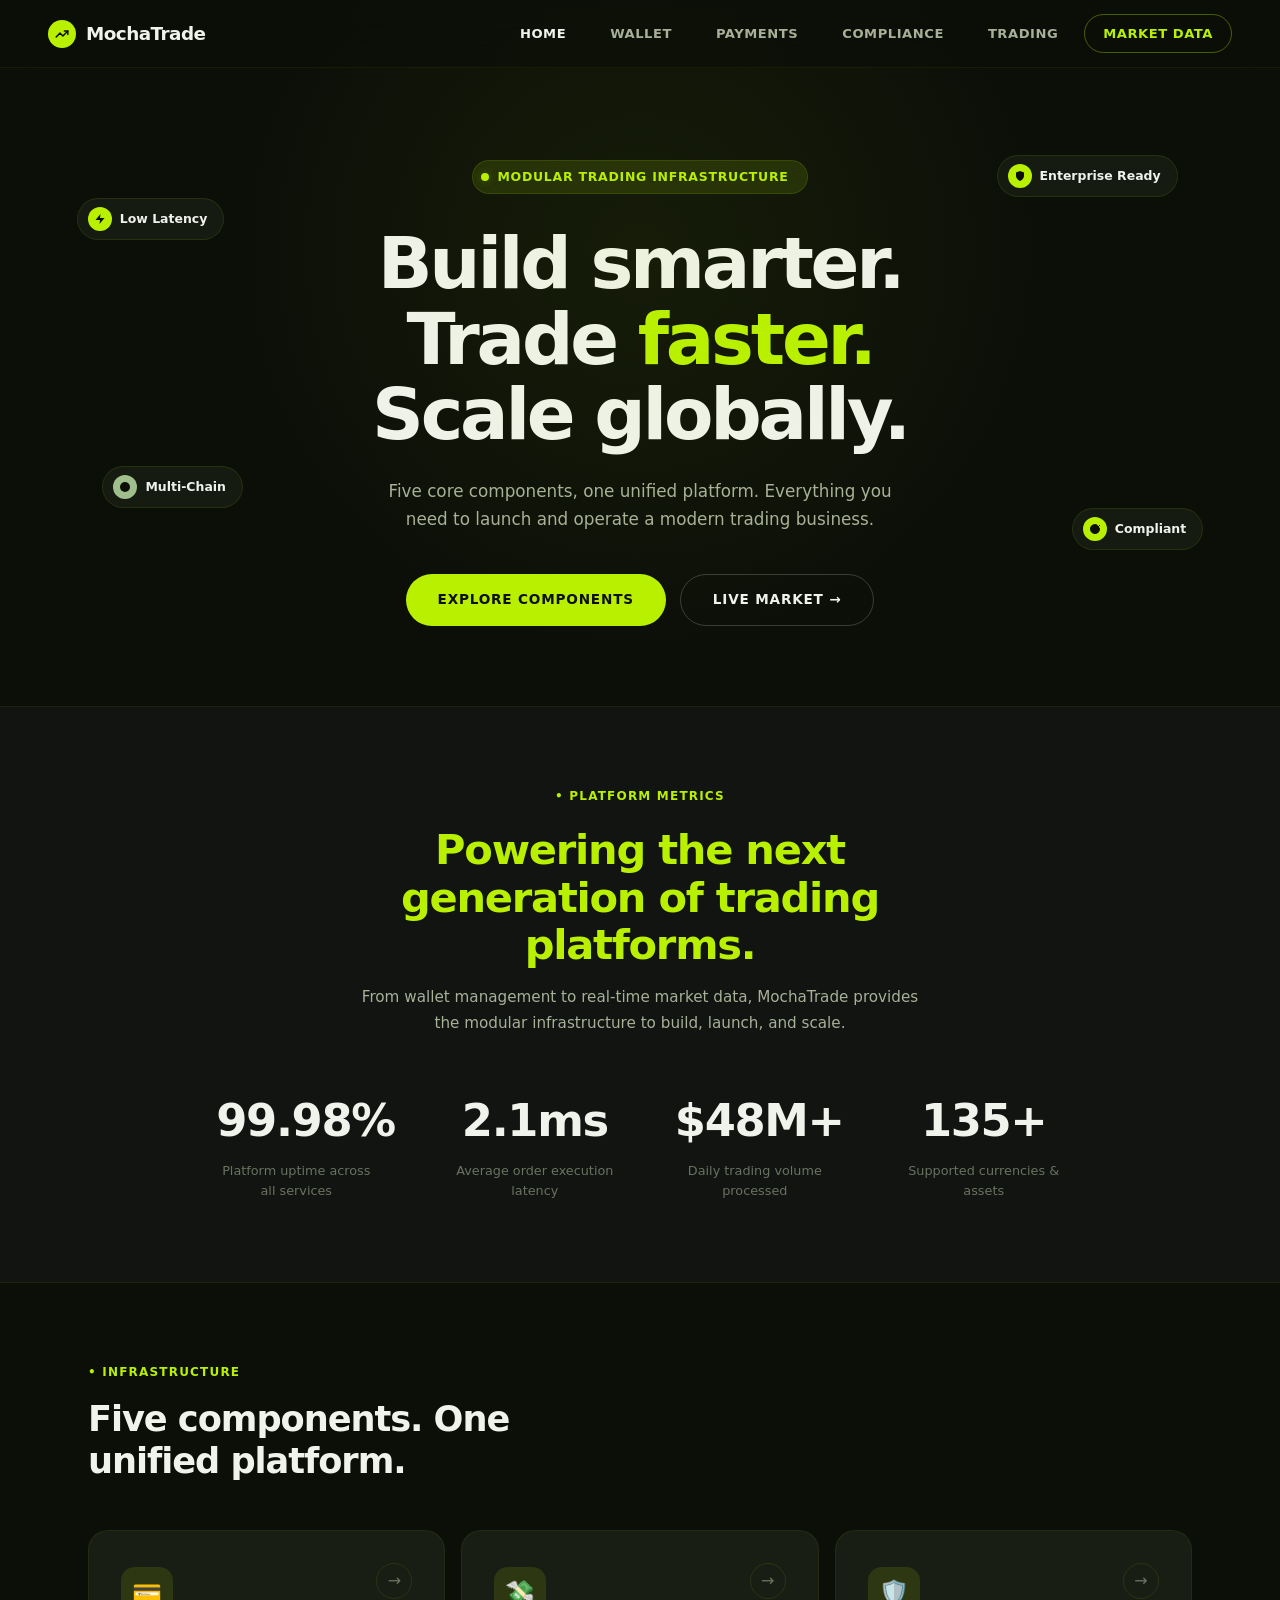
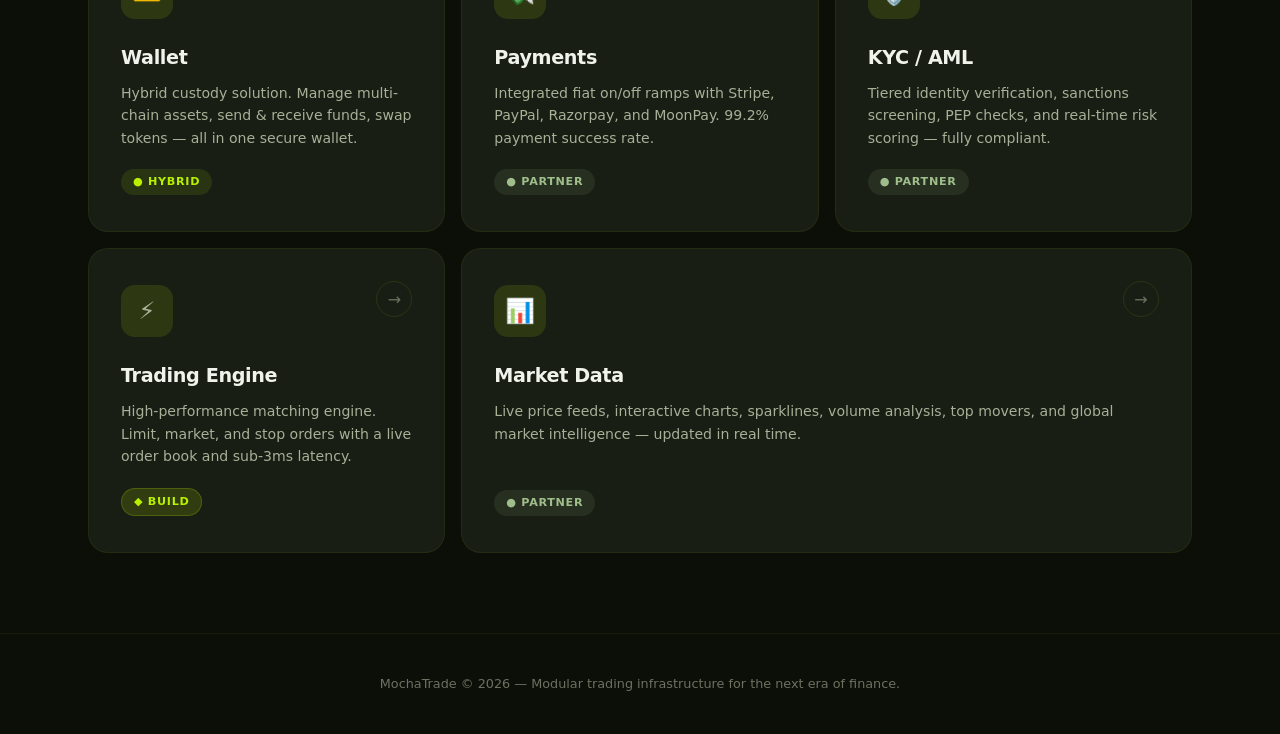
<file: index.html>
<!DOCTYPE html>
<html lang="en">
<head>
    <meta charset="UTF-8">
    <meta name="viewport" content="width=device-width, initial-scale=1.0">
    <title>MochaTrade — Infrastructure</title>
    <link rel="stylesheet" href="css/styles.css">
    <style>
        /* ── Hero ── */
        .hero {
            position: relative;
            padding: 160px 48px 80px;
            text-align: center;
            overflow: hidden;
        }
        .hero::before {
            content: '';
            position: absolute; top: -200px; left: 50%; transform: translateX(-50%);
            width: 900px; height: 900px;
            background: radial-gradient(circle, rgba(184, 240, 0, 0.06) 0%, transparent 65%);
            pointer-events: none;
        }
        .hero-eyebrow {
            display: inline-flex; align-items: center; gap: 8px;
            padding: 6px 18px 6px 8px;
            border-radius: 100px;
            background: var(--green-dim);
            border: 1px solid rgba(184, 240, 0, 0.12);
            font-size: 0.78rem; font-weight: 700; color: var(--green);
            letter-spacing: 0.06em; text-transform: uppercase;
            margin-bottom: 32px;
        }
        .hero-eyebrow .dot {
            width: 8px; height: 8px; border-radius: 50%;
            background: var(--green);
            box-shadow: 0 0 10px var(--green-glow);
        }
        .hero h1 {
            font-size: clamp(2.8rem, 6vw, 4.5rem);
            font-weight: 800; letter-spacing: -0.045em;
            line-height: 1.05; color: var(--text-primary);
            max-width: 820px; margin: 0 auto 24px;
        }
        .hero h1 .accent { color: var(--green); }
        .hero-sub {
            font-size: 1.05rem; line-height: 1.7;
            max-width: 520px; margin: 0 auto 40px;
            color: var(--text-secondary);
        }
        .hero-actions {
            display: flex; gap: 14px; justify-content: center; flex-wrap: wrap;
        }
        .btn-hero {
            padding: 14px 32px; border-radius: 100px;
            font-size: 0.85rem; font-weight: 700; cursor: pointer;
            text-transform: uppercase; letter-spacing: 0.06em;
            text-decoration: none; transition: 0.25s;
            display: inline-flex; align-items: center; gap: 8px;
            font-family: inherit; border: none;
        }
        .btn-hero-primary { background: var(--green); color: #0c0f08; }
        .btn-hero-primary:hover { filter: brightness(1.1); box-shadow: 0 0 30px var(--green-glow); }
        .btn-hero-outline {
            background: transparent; color: var(--text-primary);
            border: 1.5px solid rgba(240, 242, 236, 0.2);
        }
        .btn-hero-outline:hover { border-color: rgba(240, 242, 236, 0.5); }

        /* ── Floating Badges ── */
        .floating-badges { position: absolute; inset: 0; pointer-events: none; }
        .fbadge {
            position: absolute;
            padding: 8px 16px 8px 10px; border-radius: 100px;
            background: rgba(25, 30, 20, 0.85);
            backdrop-filter: blur(12px);
            border: 1px solid rgba(184, 240, 0, 0.1);
            display: flex; align-items: center; gap: 8px;
            font-size: 0.78rem; font-weight: 600; color: var(--text-primary);
            white-space: nowrap;
            animation: float 6s ease-in-out infinite;
        }
        .fbadge .icon {
            width: 24px; height: 24px; border-radius: 50%;
            display: grid; place-items: center; font-size: 0.7rem;
        }
        .fbadge:nth-child(1) { top: 28%; left: 6%; animation-delay: 0s; }
        .fbadge:nth-child(2) { top: 22%; right: 8%; animation-delay: 1.5s; }
        .fbadge:nth-child(3) { bottom: 28%; left: 8%; animation-delay: 3s; }
        .fbadge:nth-child(4) { bottom: 22%; right: 6%; animation-delay: 0.8s; }
        @keyframes float {
            0%, 100% { transform: translateY(0); }
            50% { transform: translateY(-10px); }
        }

        /* ── Stats Section ── */
        .stats-section {
            padding: 80px 48px; text-align: center;
            background: var(--bg-secondary);
            border-top: 1px solid rgba(184, 240, 0, 0.06);
            border-bottom: 1px solid rgba(184, 240, 0, 0.06);
        }
        .stats-eyebrow {
            font-size: 0.75rem; font-weight: 700;
            letter-spacing: 0.1em; text-transform: uppercase;
            color: var(--green); margin-bottom: 20px;
        }
        .stats-eyebrow::before { content: '• '; }
        .stats-heading {
            font-size: clamp(1.8rem, 4vw, 2.6rem);
            font-weight: 800; color: var(--green);
            letter-spacing: -0.03em; line-height: 1.15;
            max-width: 600px; margin: 0 auto 16px;
        }
        .stats-desc {
            max-width: 560px; margin: 0 auto 48px;
            font-size: 0.95rem; line-height: 1.7;
        }
        .stats-grid {
            display: flex; justify-content: center; gap: 60px; flex-wrap: wrap;
        }
        .stat-block { text-align: center; }
        .stat-num {
            font-size: 2.8rem; font-weight: 800;
            color: var(--text-primary); letter-spacing: -0.03em;
        }
        .stat-desc {
            font-size: 0.8rem; color: var(--text-muted); margin-top: 4px; max-width: 160px;
        }

        /* ── Cards Section ── */
        .cards-section { padding: 80px 48px; max-width: 1200px; margin: 0 auto; }
        .cards-header { margin-bottom: 48px; }
        .cards-header .eyebrow {
            font-size: 0.75rem; font-weight: 700;
            letter-spacing: 0.1em; text-transform: uppercase;
            color: var(--green); margin-bottom: 16px;
        }
        .cards-header .eyebrow::before { content: '• '; }
        .cards-header h2 {
            font-size: clamp(1.6rem, 3.5vw, 2.2rem);
            font-weight: 800; color: var(--text-primary);
            letter-spacing: -0.03em; line-height: 1.2; max-width: 480px;
        }
        .cards-grid {
            display: grid;
            grid-template-columns: repeat(3, 1fr);
            gap: 16px;
        }
        .ccard {
            position: relative; display: flex; flex-direction: column;
            padding: 36px 32px; min-height: 220px;
            background: var(--bg-card);
            border: 1px solid rgba(184, 240, 0, 0.06);
            border-radius: 20px;
            text-decoration: none; color: inherit;
            transition: all 0.35s cubic-bezier(0.4, 0, 0.2, 1);
            overflow: hidden;
        }
        .ccard::before {
            content: ''; position: absolute; top: 0; left: 0; right: 0;
            height: 3px; background: var(--green);
            transform: scaleX(0); transform-origin: left;
            transition: transform 0.4s cubic-bezier(0.4, 0, 0.2, 1);
        }
        .ccard:hover::before { transform: scaleX(1); }
        .ccard:hover {
            background: var(--bg-card-hover);
            border-color: rgba(184, 240, 0, 0.15);
            transform: translateY(-4px);
            box-shadow: 0 20px 60px rgba(0,0,0,0.3), 0 0 40px rgba(184, 240, 0, 0.04);
        }
        .ccard:nth-child(4) { grid-column: 1 / 2; }
        .ccard:nth-child(5) { grid-column: 2 / 4; }
        .ccard-icon {
            width: 52px; height: 52px; border-radius: 14px;
            display: grid; place-items: center;
            font-size: 1.5rem; margin-bottom: 24px;
            background: var(--green-dim);
        }
        .ccard-title {
            font-size: 1.2rem; font-weight: 700;
            color: var(--text-primary); letter-spacing: -0.02em; margin-bottom: 8px;
        }
        .ccard-desc { font-size: 0.88rem; color: var(--text-secondary); line-height: 1.6; flex: 1; }
        .ccard-tag {
            display: inline-flex; align-items: center; gap: 5px;
            margin-top: 20px; padding: 4px 12px;
            border-radius: 100px; font-size: 0.7rem; font-weight: 700;
            letter-spacing: 0.06em; text-transform: uppercase;
        }
        .tag-hybrid { background: rgba(184, 240, 0, 0.1); color: var(--green); }
        .tag-partner { background: rgba(160, 190, 140, 0.1); color: #a0be8c; }
        .tag-build { background: rgba(184, 240, 0, 0.15); color: var(--green); border: 1px solid rgba(184, 240, 0, 0.2); }
        .ccard-arrow {
            position: absolute; top: 32px; right: 32px;
            width: 36px; height: 36px; border-radius: 50%;
            border: 1px solid rgba(184, 240, 0, 0.1);
            display: grid; place-items: center;
            color: var(--text-muted); font-size: 1rem; transition: 0.3s;
        }
        .ccard:hover .ccard-arrow {
            background: var(--green); color: #0c0f08; border-color: var(--green);
        }

        /* ── Footer ── */
        .footer {
            padding: 40px 48px; text-align: center;
            border-top: 1px solid rgba(184, 240, 0, 0.06);
            color: var(--text-muted); font-size: 0.8rem;
        }

        /* ── Responsive ── */
        @media (max-width: 1024px) {
            .cards-grid { grid-template-columns: repeat(2, 1fr); }
            .ccard:nth-child(4), .ccard:nth-child(5) { grid-column: auto; }
            .floating-badges { display: none; }
        }
        @media (max-width: 768px) {
            .hero { padding: 130px 24px 60px; }
            .hero h1 { font-size: 2.2rem; }
            .stats-section, .cards-section { padding: 60px 24px; }
            .stats-grid { gap: 32px; }
            .cards-grid { grid-template-columns: 1fr; }
            .stat-num { font-size: 2.2rem; }
            .footer { padding: 32px 24px; }
        }
        @media (max-width: 480px) {
            .hero h1 { font-size: 1.85rem; }
            .hero-actions { flex-direction: column; align-items: center; }
            .btn-hero { width: 100%; justify-content: center; max-width: 280px; }
        }
    </style>
</head>
<body>
    <nav class="nav">
        <a href="index.html" class="nav-brand">
            <div class="nav-brand-dot">
                <svg viewBox="0 0 24 24" fill="none" stroke="#0c0f08" stroke-width="2.5" stroke-linecap="round" stroke-linejoin="round">
                    <polyline points="22 7 13.5 15.5 8.5 10.5 2 17"/>
                    <polyline points="16 7 22 7 22 13"/>
                </svg>
            </div>
            MochaTrade
        </a>
        <div class="nav-links" id="navLinks">
            <a href="index.html" class="active">Home</a>
            <a href="wallet.html">Wallet</a>
            <a href="payments.html">Payments</a>
            <a href="kyc.html">Compliance</a>
            <a href="trading-engine.html">Trading</a>
            <a href="market-data.html" class="nav-cta">Market Data</a>
        </div>
        <button class="nav-toggle" onclick="document.getElementById('navLinks').classList.toggle('open')">☰</button>
    </nav>

    <section class="hero">
        <div class="floating-badges">
            <div class="fbadge">
                <div class="icon" style="background: var(--green);">
                    <svg width="12" height="12" viewBox="0 0 24 24" fill="#0c0f08" stroke="none"><path d="M13 2L3 14h9l-1 8 10-12h-9l1-8z"/></svg>
                </div>
                Low Latency
            </div>
            <div class="fbadge">
                <div class="icon" style="background: var(--green);">
                    <svg width="12" height="12" viewBox="0 0 24 24" fill="#0c0f08" stroke="none"><path d="M12 22s8-4 8-10V5l-8-3-8 3v7c0 6 8 10 8 10z"/></svg>
                </div>
                Enterprise Ready
            </div>
            <div class="fbadge">
                <div class="icon" style="background:#a0be8c;">
                    <svg width="12" height="12" viewBox="0 0 24 24" fill="#0c0f08" stroke="none"><circle cx="12" cy="12" r="10"/></svg>
                </div>
                Multi-Chain
            </div>
            <div class="fbadge">
                <div class="icon" style="background: var(--green);">
                    <svg width="12" height="12" viewBox="0 0 24 24" fill="#0c0f08" stroke="none"><path d="M22 11.08V12a10 10 0 11-5.93-9.14"/><polyline points="22 4 12 14.01 9 11.01" fill="none" stroke="#0c0f08" stroke-width="2"/></svg>
                </div>
                Compliant
            </div>
        </div>

        <div class="hero-eyebrow">
            <span class="dot"></span>
            Modular Trading Infrastructure
        </div>
        <h1>Build smarter.<br>Trade <span class="accent">faster.</span><br>Scale globally.</h1>
        <p class="hero-sub">Five core components, one unified platform. Everything you need to launch and operate a modern trading business.</p>
        <div class="hero-actions">
            <a href="#components" class="btn-hero btn-hero-primary">Explore Components</a>
            <a href="market-data.html" class="btn-hero btn-hero-outline">Live Market →</a>
        </div>
    </section>

    <section class="stats-section">
        <div class="stats-eyebrow">Platform Metrics</div>
        <h2 class="stats-heading">Powering the next generation of trading platforms.</h2>
        <p class="stats-desc">From wallet management to real-time market data, MochaTrade provides the modular infrastructure to build, launch, and scale.</p>
        <div class="stats-grid">
            <div class="stat-block">
                <div class="stat-num">99.98%</div>
                <div class="stat-desc">Platform uptime across all services</div>
            </div>
            <div class="stat-block">
                <div class="stat-num">2.1ms</div>
                <div class="stat-desc">Average order execution latency</div>
            </div>
            <div class="stat-block">
                <div class="stat-num">$48M+</div>
                <div class="stat-desc">Daily trading volume processed</div>
            </div>
            <div class="stat-block">
                <div class="stat-num">135+</div>
                <div class="stat-desc">Supported currencies & assets</div>
            </div>
        </div>
    </section>

    <section class="cards-section" id="components">
        <div class="cards-header">
            <div class="eyebrow">Infrastructure</div>
            <h2>Five components. One unified platform.</h2>
        </div>
        <div class="cards-grid">
            <a href="wallet.html" class="ccard">
                <div class="ccard-arrow">→</div>
                <div class="ccard-icon">💳</div>
                <div class="ccard-title">Wallet</div>
                <div class="ccard-desc">Hybrid custody solution. Manage multi-chain assets, send & receive funds, swap tokens — all in one secure wallet.</div>
                <div><span class="ccard-tag tag-hybrid">● Hybrid</span></div>
            </a>
            <a href="payments.html" class="ccard">
                <div class="ccard-arrow">→</div>
                <div class="ccard-icon">💸</div>
                <div class="ccard-title">Payments</div>
                <div class="ccard-desc">Integrated fiat on/off ramps with Stripe, PayPal, Razorpay, and MoonPay. 99.2% payment success rate.</div>
                <div><span class="ccard-tag tag-partner">● Partner</span></div>
            </a>
            <a href="kyc.html" class="ccard">
                <div class="ccard-arrow">→</div>
                <div class="ccard-icon">🛡️</div>
                <div class="ccard-title">KYC / AML</div>
                <div class="ccard-desc">Tiered identity verification, sanctions screening, PEP checks, and real-time risk scoring — fully compliant.</div>
                <div><span class="ccard-tag tag-partner">● Partner</span></div>
            </a>
            <a href="trading-engine.html" class="ccard">
                <div class="ccard-arrow">→</div>
                <div class="ccard-icon">⚡</div>
                <div class="ccard-title">Trading Engine</div>
                <div class="ccard-desc">High-performance matching engine. Limit, market, and stop orders with a live order book and sub-3ms latency.</div>
                <div><span class="ccard-tag tag-build">◆ Build</span></div>
            </a>
            <a href="market-data.html" class="ccard">
                <div class="ccard-arrow">→</div>
                <div class="ccard-icon">📊</div>
                <div class="ccard-title">Market Data</div>
                <div class="ccard-desc">Live price feeds, interactive charts, sparklines, volume analysis, top movers, and global market intelligence — updated in real time.</div>
                <div><span class="ccard-tag tag-partner">● Partner</span></div>
            </a>
        </div>
    </section>

    <footer class="footer">
        <p>MochaTrade © 2026 — Modular trading infrastructure for the next era of finance.</p>
    </footer>

    <script>
        document.querySelector('a[href="#components"]')?.addEventListener('click', e => {
            e.preventDefault();
            document.getElementById('components').scrollIntoView({ behavior: 'smooth', block: 'start' });
        });
    </script>
</body>
</html>
</file>
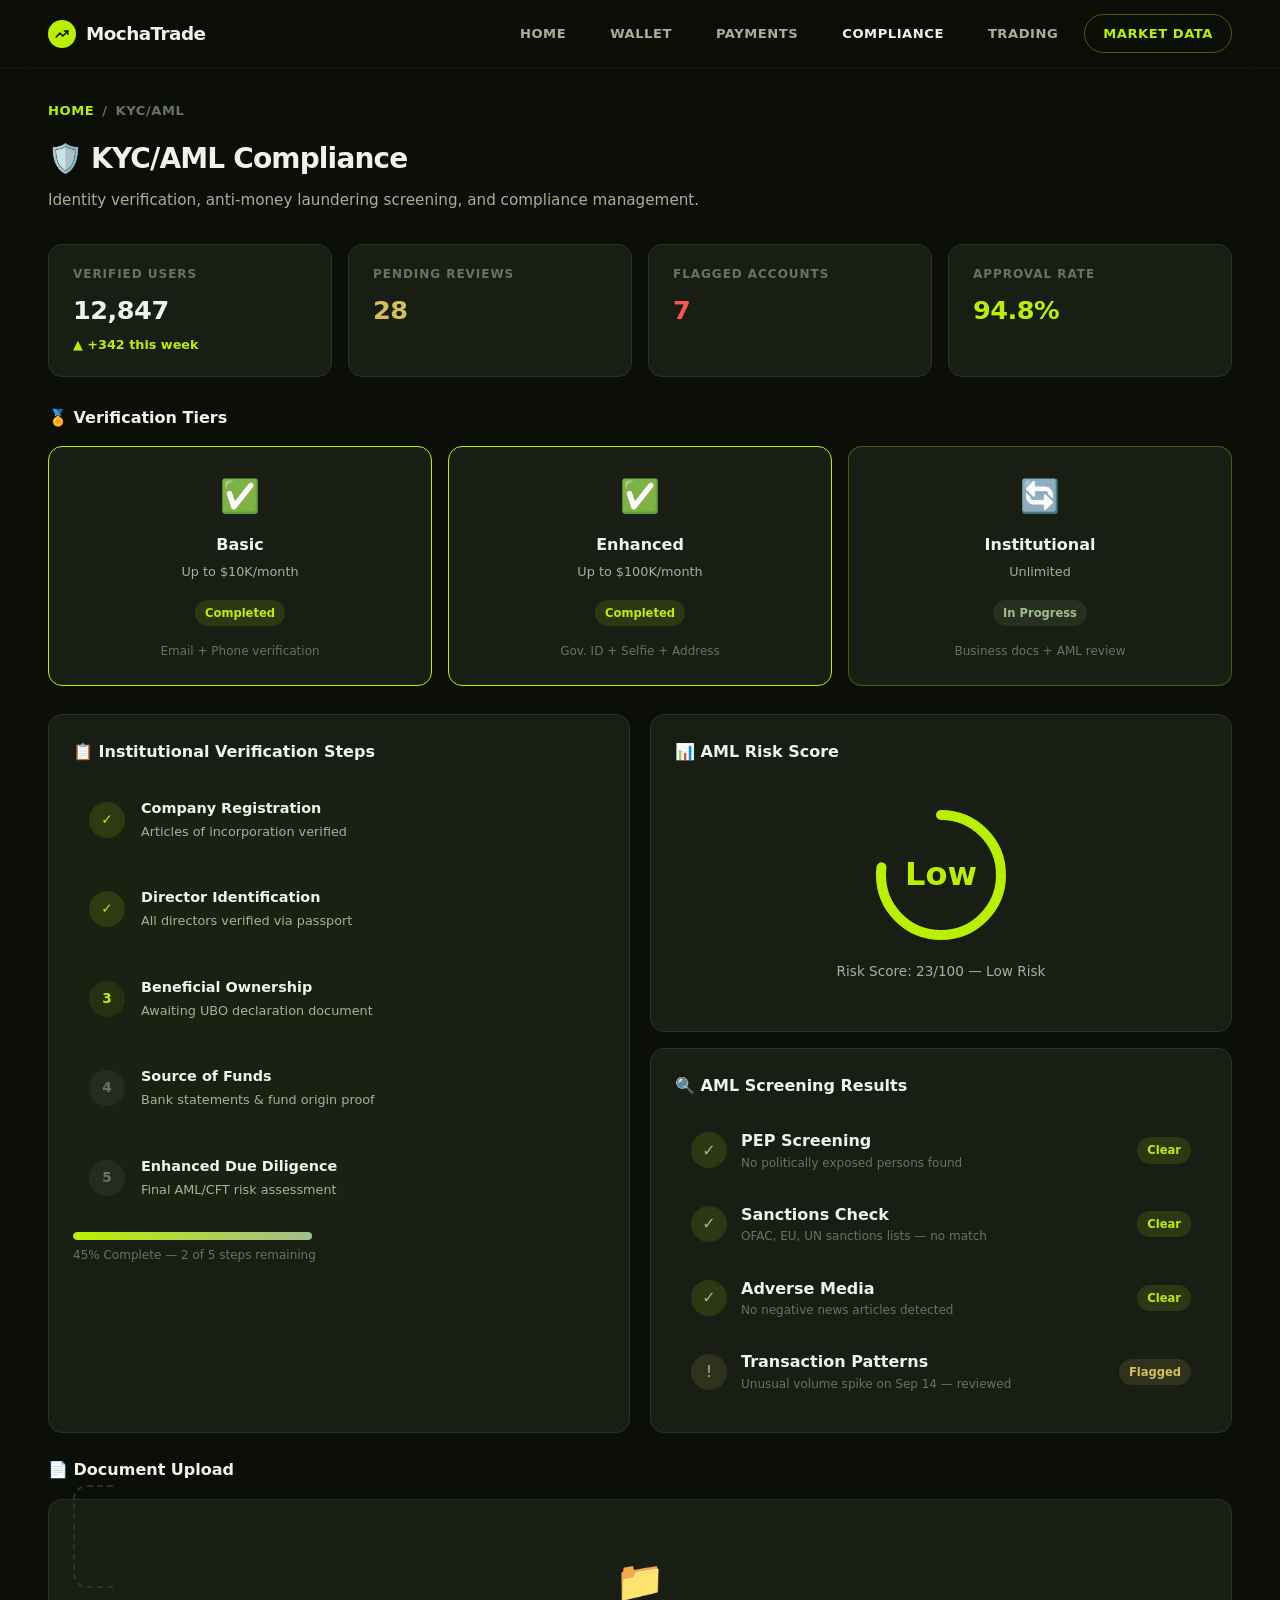
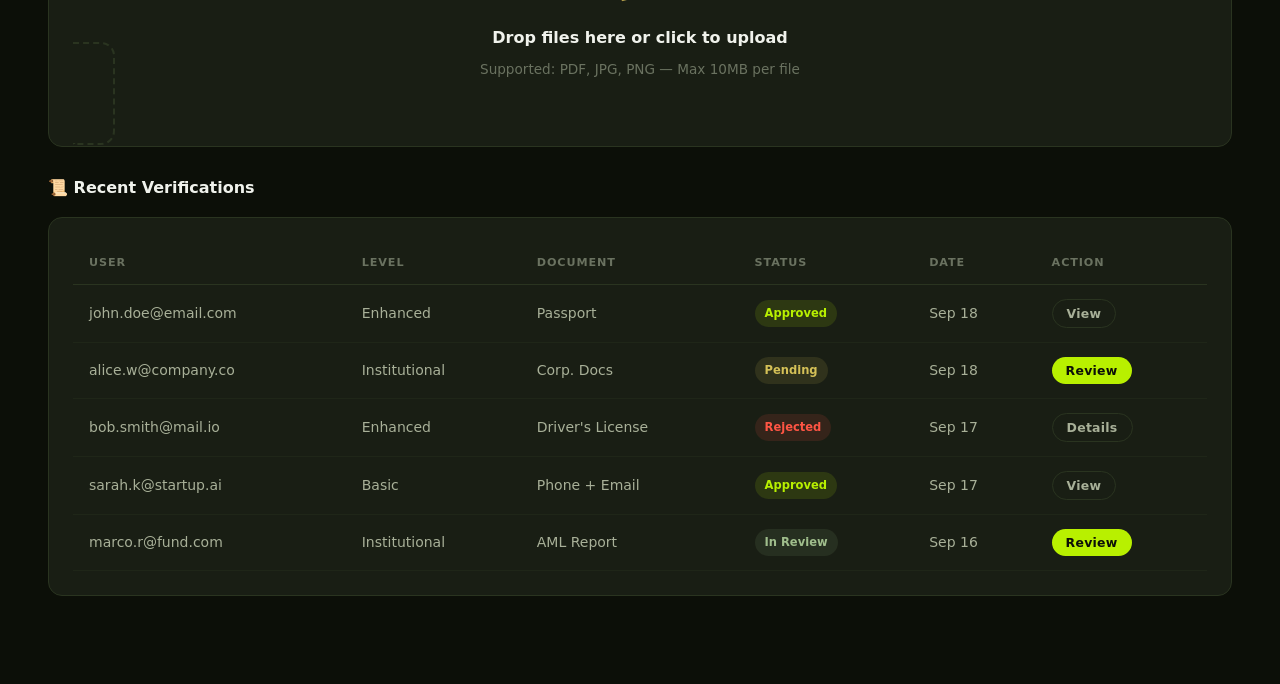
<file: kyc.html>
<!DOCTYPE html>
<html lang="en">
<head>
    <meta charset="UTF-8">
    <meta name="viewport" content="width=device-width, initial-scale=1.0">
    <title>MochaTrade — KYC/AML Compliance</title>
    <link rel="stylesheet" href="css/styles.css">
    <style>
        .risk-meter { text-align: center; padding: 24px; }
        .risk-circle {
            width: 140px; height: 140px; border-radius: 50%;
            margin: 0 auto 16px; display: grid; place-items: center; position: relative;
        }
        .risk-circle svg { position: absolute; inset: 0; transform: rotate(-90deg); }
        .risk-score { font-size: 2rem; font-weight: 800; z-index: 1; }
        .risk-label { font-size: 0.85rem; color: var(--text-secondary); }
        .verification-level {
            display: grid; grid-template-columns: repeat(auto-fit, minmax(200px, 1fr));
            gap: 16px; margin-bottom: 28px;
        }
        .level-card {
            padding: 24px; border-radius: var(--radius);
            border: 1.5px solid var(--border);
            text-align: center; transition: var(--transition);
            cursor: pointer; background: var(--bg-card);
        }
        .level-card.active { border-color: var(--green); }
        .level-card.locked { opacity: 0.6; }
        .level-icon { font-size: 2rem; margin-bottom: 10px; }
        .level-name { font-weight: 800; font-size: 1rem; margin-bottom: 4px; color: var(--text-primary); }
        .level-limit { font-size: 0.8rem; color: var(--text-secondary); }
        .doc-upload {
            border: 2px dashed var(--border);
            border-radius: var(--radius); padding: 40px;
            text-align: center; cursor: pointer; transition: var(--transition);
        }
        .doc-upload:hover { border-color: rgba(184,240,0,0.3); background: rgba(184,240,0,0.03); }
        .doc-upload input { display: none; }
        .screening-item {
            display: flex; align-items: center; gap: 14px;
            padding: 14px 16px; border-bottom: 1px solid rgba(42,52,32,0.3);
        }
        .screening-item:last-child { border-bottom: none; }
        .screening-icon {
            width: 36px; height: 36px; border-radius: 50%;
            display: grid; place-items: center; font-size: 1rem; flex-shrink: 0;
        }
        .check-ok { background: var(--accent-green-dim); }
        .check-warn { background: var(--accent-yellow-dim); }
        .check-fail { background: var(--accent-red-dim); }
    </style>
</head>
<body>
    <nav class="nav">
        <a href="index.html" class="nav-brand">
            <div class="nav-brand-dot"><svg viewBox="0 0 24 24" fill="none" stroke="#0c0f08" stroke-width="2.5" stroke-linecap="round" stroke-linejoin="round"><polyline points="22 7 13.5 15.5 8.5 10.5 2 17"/><polyline points="16 7 22 7 22 13"/></svg></div>
            MochaTrade
        </a>
        <div class="nav-links" id="navLinks">
            <a href="index.html">Home</a>
            <a href="wallet.html">Wallet</a>
            <a href="payments.html">Payments</a>
            <a href="kyc.html" class="active">Compliance</a>
            <a href="trading-engine.html">Trading</a>
            <a href="market-data.html" class="nav-cta">Market Data</a>
        </div>
        <button class="nav-toggle" onclick="document.getElementById('navLinks').classList.toggle('open')">☰</button>
    </nav>

    <div class="page-header">
        <div class="breadcrumb"><a href="index.html">Home</a> <span>/</span> <span>KYC/AML</span></div>
        <h1>🛡️ KYC/AML Compliance</h1>
        <p>Identity verification, anti-money laundering screening, and compliance management.</p>
    </div>

    <div class="main-content">
        <div class="stats-row">
            <div class="stat-card"><div class="stat-label">Verified Users</div><div class="stat-value">12,847</div><div class="stat-change up">▲ +342 this week</div></div>
            <div class="stat-card"><div class="stat-label">Pending Reviews</div><div class="stat-value" style="color:var(--accent-yellow);">28</div></div>
            <div class="stat-card"><div class="stat-label">Flagged Accounts</div><div class="stat-value text-red">7</div></div>
            <div class="stat-card"><div class="stat-label">Approval Rate</div><div class="stat-value text-green">94.8%</div></div>
        </div>

        <div class="section-title">🏅 Verification Tiers</div>
        <div class="verification-level">
            <div class="level-card active">
                <div class="level-icon">✅</div>
                <div class="level-name">Basic</div>
                <div class="level-limit">Up to $10K/month</div>
                <div class="mt-16"><span class="pill pill-green">Completed</span></div>
                <div class="text-xs text-muted mt-16">Email + Phone verification</div>
            </div>
            <div class="level-card active">
                <div class="level-icon">✅</div>
                <div class="level-name">Enhanced</div>
                <div class="level-limit">Up to $100K/month</div>
                <div class="mt-16"><span class="pill pill-green">Completed</span></div>
                <div class="text-xs text-muted mt-16">Gov. ID + Selfie + Address</div>
            </div>
            <div class="level-card" style="border-color: rgba(184,240,0,0.3);">
                <div class="level-icon">🔄</div>
                <div class="level-name">Institutional</div>
                <div class="level-limit">Unlimited</div>
                <div class="mt-16"><span class="pill pill-blue">In Progress</span></div>
                <div class="text-xs text-muted mt-16">Business docs + AML review</div>
            </div>
        </div>

        <div class="grid-2">
            <div class="card">
                <div class="section-title">📋 Institutional Verification Steps</div>
                <div class="step-list">
                    <div class="step-item"><div class="step-number step-done">✓</div><div class="step-content"><h4>Company Registration</h4><p>Articles of incorporation verified</p></div></div>
                    <div class="step-item"><div class="step-number step-done">✓</div><div class="step-content"><h4>Director Identification</h4><p>All directors verified via passport</p></div></div>
                    <div class="step-item"><div class="step-number step-active">3</div><div class="step-content"><h4>Beneficial Ownership</h4><p>Awaiting UBO declaration document</p></div></div>
                    <div class="step-item"><div class="step-number step-pending">4</div><div class="step-content"><h4>Source of Funds</h4><p>Bank statements & fund origin proof</p></div></div>
                    <div class="step-item"><div class="step-number step-pending">5</div><div class="step-content"><h4>Enhanced Due Diligence</h4><p>Final AML/CFT risk assessment</p></div></div>
                </div>
                <div class="mt-16">
                    <div class="progress-bar"><div class="progress-fill" style="width:45%; background:linear-gradient(90deg, var(--green), var(--accent-blue));"></div></div>
                    <div class="text-xs text-muted" style="margin-top:6px;">45% Complete — 2 of 5 steps remaining</div>
                </div>
            </div>

            <div>
                <div class="card mb-16">
                    <div class="section-title">📊 AML Risk Score</div>
                    <div class="risk-meter">
                        <div class="risk-circle">
                            <svg width="140" height="140" viewBox="0 0 140 140">
                                <circle cx="70" cy="70" r="60" fill="none" stroke="var(--bg-input)" stroke-width="10"/>
                                <circle cx="70" cy="70" r="60" fill="none" stroke="var(--green)" stroke-width="10" stroke-dasharray="377" stroke-dashoffset="87" stroke-linecap="round"/>
                            </svg>
                            <div class="risk-score text-green">Low</div>
                        </div>
                        <div class="risk-label">Risk Score: 23/100 — Low Risk</div>
                    </div>
                </div>
                <div class="card">
                    <div class="section-title">🔍 AML Screening Results</div>
                    <div class="screening-item"><div class="screening-icon check-ok">✓</div><div style="flex:1;"><div class="fw-700" style="color:var(--text-primary);">PEP Screening</div><div class="text-xs text-muted">No politically exposed persons found</div></div><span class="pill pill-green">Clear</span></div>
                    <div class="screening-item"><div class="screening-icon check-ok">✓</div><div style="flex:1;"><div class="fw-700" style="color:var(--text-primary);">Sanctions Check</div><div class="text-xs text-muted">OFAC, EU, UN sanctions lists — no match</div></div><span class="pill pill-green">Clear</span></div>
                    <div class="screening-item"><div class="screening-icon check-ok">✓</div><div style="flex:1;"><div class="fw-700" style="color:var(--text-primary);">Adverse Media</div><div class="text-xs text-muted">No negative news articles detected</div></div><span class="pill pill-green">Clear</span></div>
                    <div class="screening-item"><div class="screening-icon check-warn">!</div><div style="flex:1;"><div class="fw-700" style="color:var(--text-primary);">Transaction Patterns</div><div class="text-xs text-muted">Unusual volume spike on Sep 14 — reviewed</div></div><span class="pill pill-yellow">Flagged</span></div>
                </div>
            </div>
        </div>

        <div class="section mt-24">
            <div class="section-title">📄 Document Upload</div>
            <div class="card">
                <label class="doc-upload" id="dropZone">
                    <input type="file" id="fileInput" accept=".pdf,.jpg,.jpeg,.png" multiple>
                    <div style="font-size:2.5rem; margin-bottom:12px;">📁</div>
                    <div class="fw-700 mb-8" style="color:var(--text-primary);">Drop files here or click to upload</div>
                    <div class="text-sm text-muted">Supported: PDF, JPG, PNG — Max 10MB per file</div>
                </label>
                <div id="uploadedFiles" class="mt-16"></div>
            </div>
        </div>

        <div class="section mt-24">
            <div class="section-title">📜 Recent Verifications</div>
            <div class="card">
                <div class="table-wrap">
                    <table>
                        <thead><tr><th>User</th><th>Level</th><th>Document</th><th>Status</th><th>Date</th><th>Action</th></tr></thead>
                        <tbody>
                            <tr><td>john.doe@email.com</td><td>Enhanced</td><td>Passport</td><td><span class="pill pill-green">Approved</span></td><td>Sep 18</td><td><button class="btn btn-outline btn-sm">View</button></td></tr>
                            <tr><td>alice.w@company.co</td><td>Institutional</td><td>Corp. Docs</td><td><span class="pill pill-yellow">Pending</span></td><td>Sep 18</td><td><button class="btn btn-primary btn-sm">Review</button></td></tr>
                            <tr><td>bob.smith@mail.io</td><td>Enhanced</td><td>Driver's License</td><td><span class="pill pill-red">Rejected</span></td><td>Sep 17</td><td><button class="btn btn-outline btn-sm">Details</button></td></tr>
                            <tr><td>sarah.k@startup.ai</td><td>Basic</td><td>Phone + Email</td><td><span class="pill pill-green">Approved</span></td><td>Sep 17</td><td><button class="btn btn-outline btn-sm">View</button></td></tr>
                            <tr><td>marco.r@fund.com</td><td>Institutional</td><td>AML Report</td><td><span class="pill pill-blue">In Review</span></td><td>Sep 16</td><td><button class="btn btn-primary btn-sm">Review</button></td></tr>
                        </tbody>
                    </table>
                </div>
            </div>
        </div>
    </div>

    <script>
        const dropZone = document.getElementById('dropZone');
        const fileInput = document.getElementById('fileInput');
        const uploadedFiles = document.getElementById('uploadedFiles');
        dropZone.addEventListener('dragover', e => { e.preventDefault(); dropZone.style.borderColor = 'var(--green)'; });
        dropZone.addEventListener('dragleave', () => { dropZone.style.borderColor = ''; });
        dropZone.addEventListener('drop', e => { e.preventDefault(); dropZone.style.borderColor = ''; handleFiles(e.dataTransfer.files); });
        fileInput.addEventListener('change', () => handleFiles(fileInput.files));
        function handleFiles(files) {
            for (const file of files) {
                const el = document.createElement('div');
                el.className = 'screening-item';
                el.innerHTML = `<div class="screening-icon check-ok" style="font-size:0.8rem;">📄</div><div style="flex:1;"><div class="fw-700" style="color:var(--text-primary);">${file.name}</div><div class="text-xs text-muted">${(file.size/1024).toFixed(1)} KB — Uploaded just now</div></div><span class="pill pill-blue">Processing</span>`;
                uploadedFiles.appendChild(el);
                setTimeout(() => { el.querySelector('.pill').className = 'pill pill-green'; el.querySelector('.pill').textContent = 'Verified'; }, 2000);
            }
        }
    </script>
</body>
</html>
</file>
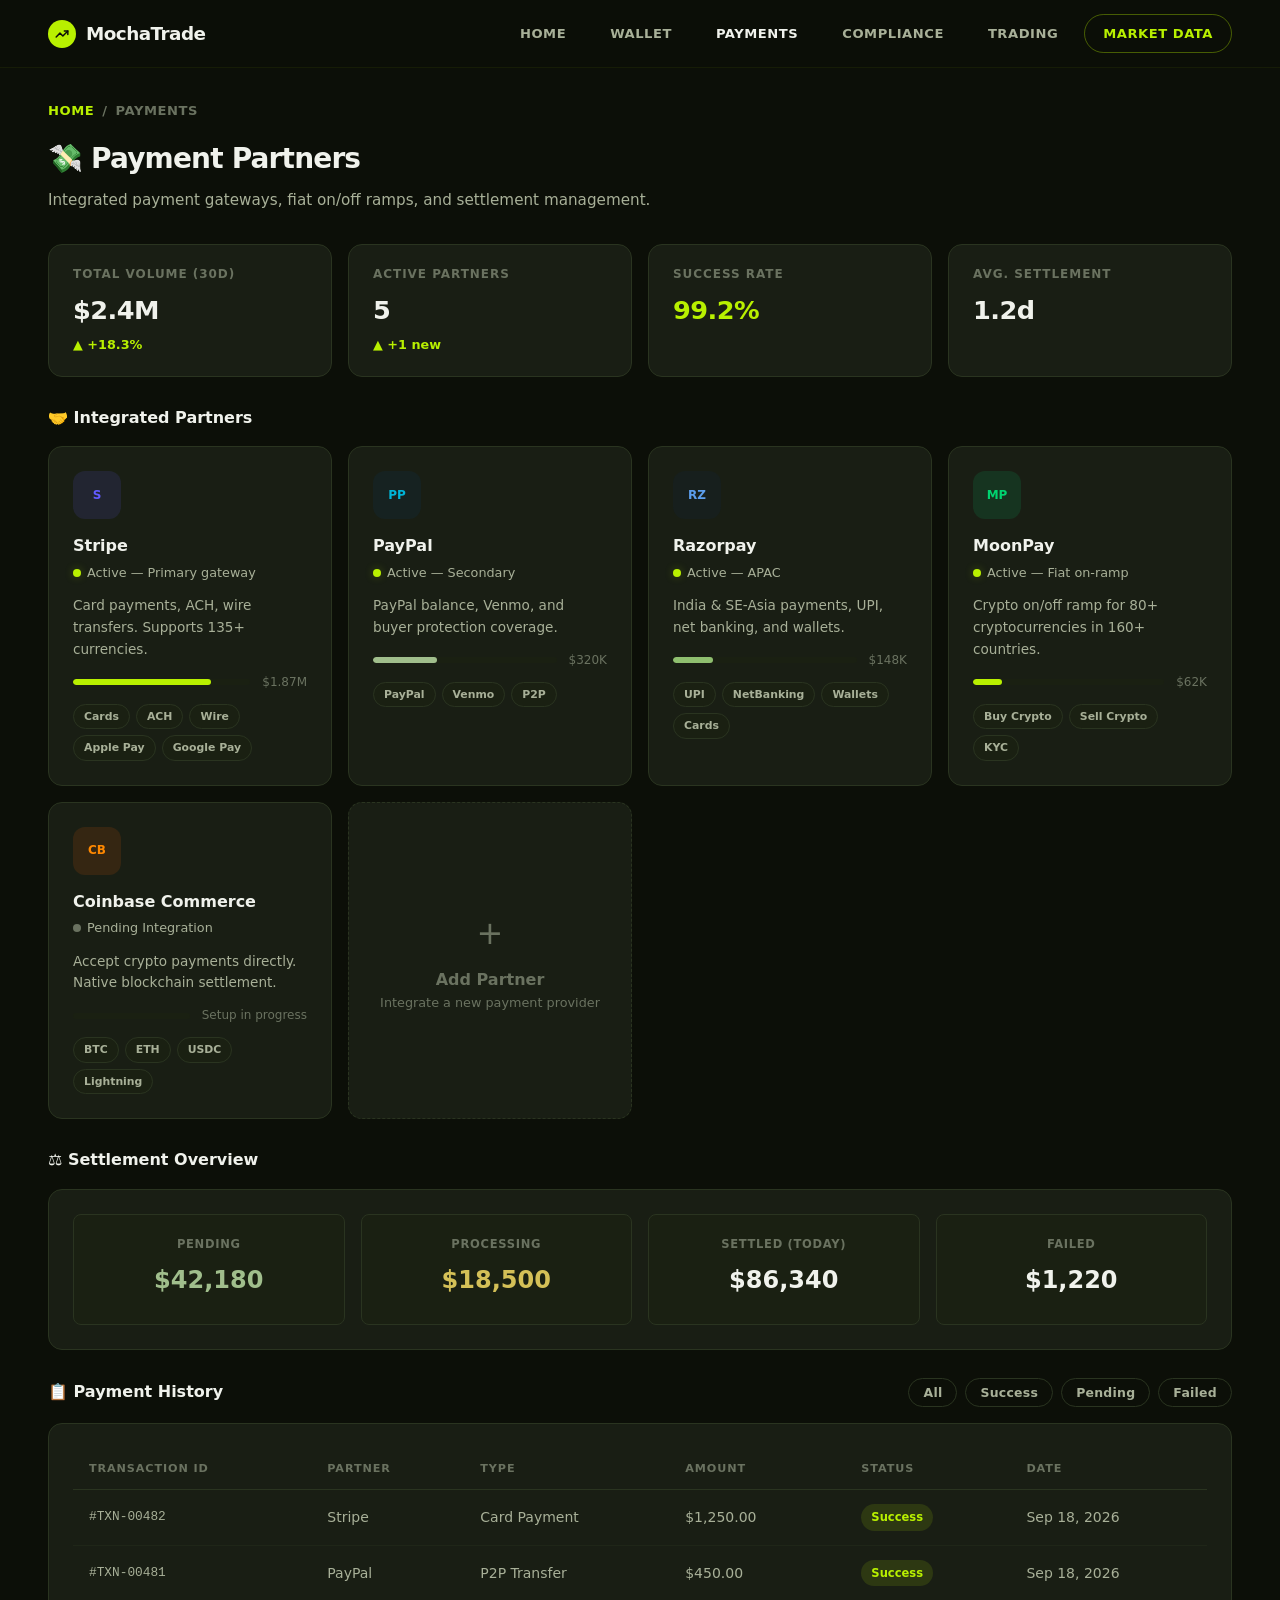
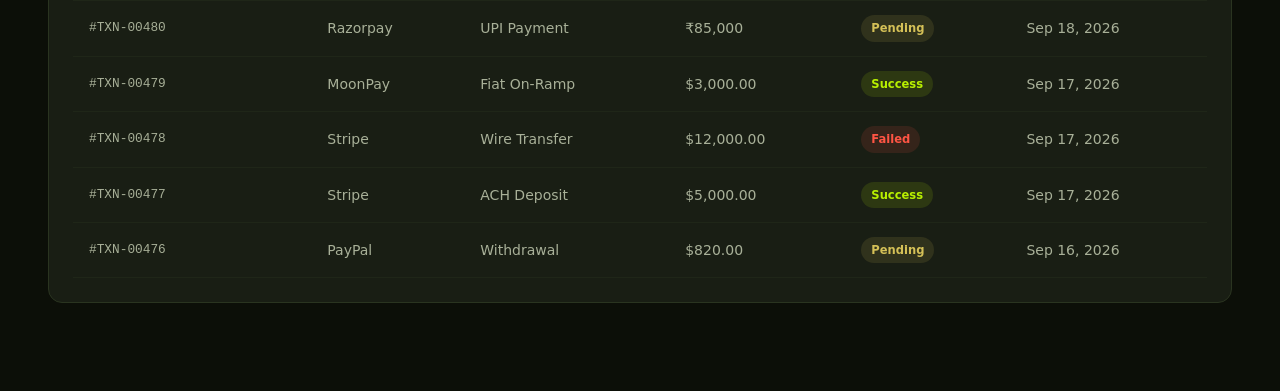
<file: payments.html>
<!DOCTYPE html>
<html lang="en">
<head>
    <meta charset="UTF-8">
    <meta name="viewport" content="width=device-width, initial-scale=1.0">
    <title>MochaTrade — Payment Partners</title>
    <link rel="stylesheet" href="css/styles.css">
    <style>
        .partner-grid {
            display: grid;
            grid-template-columns: repeat(auto-fit, minmax(280px, 1fr));
            gap: 16px; margin-bottom: 28px;
        }
        .partner-status {
            display: flex; align-items: center; gap: 6px;
            font-size: 0.8rem; margin-bottom: 12px;
        }
        .partner-status .dot { width: 8px; height: 8px; border-radius: 50%; }
        .partner-status .dot.active { background: var(--green); box-shadow: 0 0 8px var(--green-glow); }
        .partner-status .dot.inactive { background: var(--text-muted); }
        .partner-features { display: flex; gap: 6px; flex-wrap: wrap; margin-top: 12px; }
        .partner-features span {
            padding: 3px 10px; border-radius: 100px;
            font-size: 0.68rem; font-weight: 700;
            background: var(--bg-input); color: var(--text-secondary);
            border: 1px solid var(--border);
        }
        .volume-bar { display: flex; align-items: center; gap: 12px; margin-top: 10px; }
        .volume-bar .bar { flex: 1; height: 6px; background: var(--bg-input); border-radius: 3px; overflow: hidden; }
        .volume-bar .fill { height: 100%; border-radius: 3px; }
        .volume-bar .label { font-size: 0.75rem; color: var(--text-muted); white-space: nowrap; }
        .settlement-grid {
            display: grid; grid-template-columns: repeat(auto-fit, minmax(200px, 1fr)); gap: 16px;
        }
        .settle-card {
            padding: 20px; border-radius: var(--radius-sm);
            background: var(--bg-input); text-align: center; border: 1px solid var(--border);
        }
        .settle-value { font-size: 1.5rem; font-weight: 800; margin: 8px 0 4px; color: var(--text-primary); }
        .settle-label { font-size: 0.72rem; color: var(--text-muted); text-transform: uppercase; letter-spacing: 0.06em; font-weight: 700; }
    </style>
</head>
<body>
    <nav class="nav">
        <a href="index.html" class="nav-brand">
            <div class="nav-brand-dot"><svg viewBox="0 0 24 24" fill="none" stroke="#0c0f08" stroke-width="2.5" stroke-linecap="round" stroke-linejoin="round"><polyline points="22 7 13.5 15.5 8.5 10.5 2 17"/><polyline points="16 7 22 7 22 13"/></svg></div>
            MochaTrade
        </a>
        <div class="nav-links" id="navLinks">
            <a href="index.html">Home</a>
            <a href="wallet.html">Wallet</a>
            <a href="payments.html" class="active">Payments</a>
            <a href="kyc.html">Compliance</a>
            <a href="trading-engine.html">Trading</a>
            <a href="market-data.html" class="nav-cta">Market Data</a>
        </div>
        <button class="nav-toggle" onclick="document.getElementById('navLinks').classList.toggle('open')">☰</button>
    </nav>

    <div class="page-header">
        <div class="breadcrumb"><a href="index.html">Home</a> <span>/</span> <span>Payments</span></div>
        <h1>💸 Payment Partners</h1>
        <p>Integrated payment gateways, fiat on/off ramps, and settlement management.</p>
    </div>

    <div class="main-content">
        <div class="stats-row">
            <div class="stat-card"><div class="stat-label">Total Volume (30d)</div><div class="stat-value">$2.4M</div><div class="stat-change up">▲ +18.3%</div></div>
            <div class="stat-card"><div class="stat-label">Active Partners</div><div class="stat-value">5</div><div class="stat-change up">▲ +1 new</div></div>
            <div class="stat-card"><div class="stat-label">Success Rate</div><div class="stat-value text-green">99.2%</div></div>
            <div class="stat-card"><div class="stat-label">Avg. Settlement</div><div class="stat-value">1.2d</div></div>
        </div>

        <div class="section-title">🤝 Integrated Partners</div>
        <div class="partner-grid">
            <div class="partner-card">
                <div class="partner-logo" style="background:rgba(99,91,255,0.12); color:#635bff;">S</div>
                <div class="partner-name">Stripe</div>
                <div class="partner-status"><span class="dot active"></span> Active — Primary gateway</div>
                <div class="partner-desc">Card payments, ACH, wire transfers. Supports 135+ currencies.</div>
                <div class="volume-bar"><div class="bar"><div class="fill" style="width:78%; background:var(--green);"></div></div><div class="label">$1.87M</div></div>
                <div class="partner-features"><span>Cards</span><span>ACH</span><span>Wire</span><span>Apple Pay</span><span>Google Pay</span></div>
            </div>
            <div class="partner-card">
                <div class="partner-logo" style="background:rgba(0,69,124,0.12); color:#00b4d8;">PP</div>
                <div class="partner-name">PayPal</div>
                <div class="partner-status"><span class="dot active"></span> Active — Secondary</div>
                <div class="partner-desc">PayPal balance, Venmo, and buyer protection coverage.</div>
                <div class="volume-bar"><div class="bar"><div class="fill" style="width:35%; background:var(--accent-blue);"></div></div><div class="label">$320K</div></div>
                <div class="partner-features"><span>PayPal</span><span>Venmo</span><span>P2P</span></div>
            </div>
            <div class="partner-card">
                <div class="partner-logo" style="background:rgba(10,46,92,0.12); color:#5c9eed;">RZ</div>
                <div class="partner-name">Razorpay</div>
                <div class="partner-status"><span class="dot active"></span> Active — APAC</div>
                <div class="partner-desc">India & SE-Asia payments, UPI, net banking, and wallets.</div>
                <div class="volume-bar"><div class="bar"><div class="fill" style="width:22%; background:var(--accent-purple);"></div></div><div class="label">$148K</div></div>
                <div class="partner-features"><span>UPI</span><span>NetBanking</span><span>Wallets</span><span>Cards</span></div>
            </div>
            <div class="partner-card">
                <div class="partner-logo" style="background:rgba(0,212,112,0.12); color:#00d470;">MP</div>
                <div class="partner-name">MoonPay</div>
                <div class="partner-status"><span class="dot active"></span> Active — Fiat on-ramp</div>
                <div class="partner-desc">Crypto on/off ramp for 80+ cryptocurrencies in 160+ countries.</div>
                <div class="volume-bar"><div class="bar"><div class="fill" style="width:15%; background:var(--green);"></div></div><div class="label">$62K</div></div>
                <div class="partner-features"><span>Buy Crypto</span><span>Sell Crypto</span><span>KYC</span></div>
            </div>
            <div class="partner-card">
                <div class="partner-logo" style="background:rgba(255,102,0,0.12); color:#ff8800;">CB</div>
                <div class="partner-name">Coinbase Commerce</div>
                <div class="partner-status"><span class="dot inactive"></span> Pending Integration</div>
                <div class="partner-desc">Accept crypto payments directly. Native blockchain settlement.</div>
                <div class="volume-bar"><div class="bar"><div class="fill" style="width:0%;"></div></div><div class="label">Setup in progress</div></div>
                <div class="partner-features"><span>BTC</span><span>ETH</span><span>USDC</span><span>Lightning</span></div>
            </div>
            <div class="partner-card" style="display:grid;place-items:center;cursor:pointer;border-style:dashed;border-color:var(--border);" onclick="alert('Partner integration wizard coming soon!')">
                <div style="text-align:center; color:var(--text-muted);">
                    <div style="font-size:2rem; margin-bottom:8px;">+</div>
                    <div style="font-weight:700;">Add Partner</div>
                    <div style="font-size:0.8rem;">Integrate a new payment provider</div>
                </div>
            </div>
        </div>

        <div class="section">
            <div class="section-title">⚖️ Settlement Overview</div>
            <div class="card">
                <div class="settlement-grid">
                    <div class="settle-card"><div class="settle-label">Pending</div><div class="settle-value" style="color:var(--accent-blue);">$42,180</div></div>
                    <div class="settle-card"><div class="settle-label">Processing</div><div class="settle-value" style="color:var(--accent-yellow);">$18,500</div></div>
                    <div class="settle-card"><div class="settle-label">Settled (Today)</div><div class="settle-value text-green">$86,340</div></div>
                    <div class="settle-card"><div class="settle-label">Failed</div><div class="settle-value text-red">$1,220</div></div>
                </div>
            </div>
        </div>

        <div class="section">
            <div class="flex-between mb-16">
                <div class="section-title" style="margin-bottom:0;">📋 Payment History</div>
                <div class="btn-group">
                    <button class="btn btn-outline btn-sm" onclick="filterTxn('all')">All</button>
                    <button class="btn btn-outline btn-sm" onclick="filterTxn('success')">Success</button>
                    <button class="btn btn-outline btn-sm" onclick="filterTxn('pending')">Pending</button>
                    <button class="btn btn-outline btn-sm" onclick="filterTxn('failed')">Failed</button>
                </div>
            </div>
            <div class="card">
                <div class="table-wrap">
                    <table id="paymentTable">
                        <thead><tr><th>Transaction ID</th><th>Partner</th><th>Type</th><th>Amount</th><th>Status</th><th>Date</th></tr></thead>
                        <tbody>
                            <tr data-status="success"><td style="font-family:monospace;font-size:0.8rem;">#TXN-00482</td><td>Stripe</td><td>Card Payment</td><td>$1,250.00</td><td><span class="pill pill-green">Success</span></td><td>Sep 18, 2026</td></tr>
                            <tr data-status="success"><td style="font-family:monospace;font-size:0.8rem;">#TXN-00481</td><td>PayPal</td><td>P2P Transfer</td><td>$450.00</td><td><span class="pill pill-green">Success</span></td><td>Sep 18, 2026</td></tr>
                            <tr data-status="pending"><td style="font-family:monospace;font-size:0.8rem;">#TXN-00480</td><td>Razorpay</td><td>UPI Payment</td><td>₹85,000</td><td><span class="pill pill-yellow">Pending</span></td><td>Sep 18, 2026</td></tr>
                            <tr data-status="success"><td style="font-family:monospace;font-size:0.8rem;">#TXN-00479</td><td>MoonPay</td><td>Fiat On-Ramp</td><td>$3,000.00</td><td><span class="pill pill-green">Success</span></td><td>Sep 17, 2026</td></tr>
                            <tr data-status="failed"><td style="font-family:monospace;font-size:0.8rem;">#TXN-00478</td><td>Stripe</td><td>Wire Transfer</td><td>$12,000.00</td><td><span class="pill pill-red">Failed</span></td><td>Sep 17, 2026</td></tr>
                            <tr data-status="success"><td style="font-family:monospace;font-size:0.8rem;">#TXN-00477</td><td>Stripe</td><td>ACH Deposit</td><td>$5,000.00</td><td><span class="pill pill-green">Success</span></td><td>Sep 17, 2026</td></tr>
                            <tr data-status="pending"><td style="font-family:monospace;font-size:0.8rem;">#TXN-00476</td><td>PayPal</td><td>Withdrawal</td><td>$820.00</td><td><span class="pill pill-yellow">Pending</span></td><td>Sep 16, 2026</td></tr>
                        </tbody>
                    </table>
                </div>
            </div>
        </div>
    </div>

    <script>
        function filterTxn(status) {
            document.querySelectorAll('#paymentTable tbody tr').forEach(row => {
                row.style.display = (status === 'all' || row.dataset.status === status) ? '' : 'none';
            });
        }
    </script>
</body>
</html>
</file>
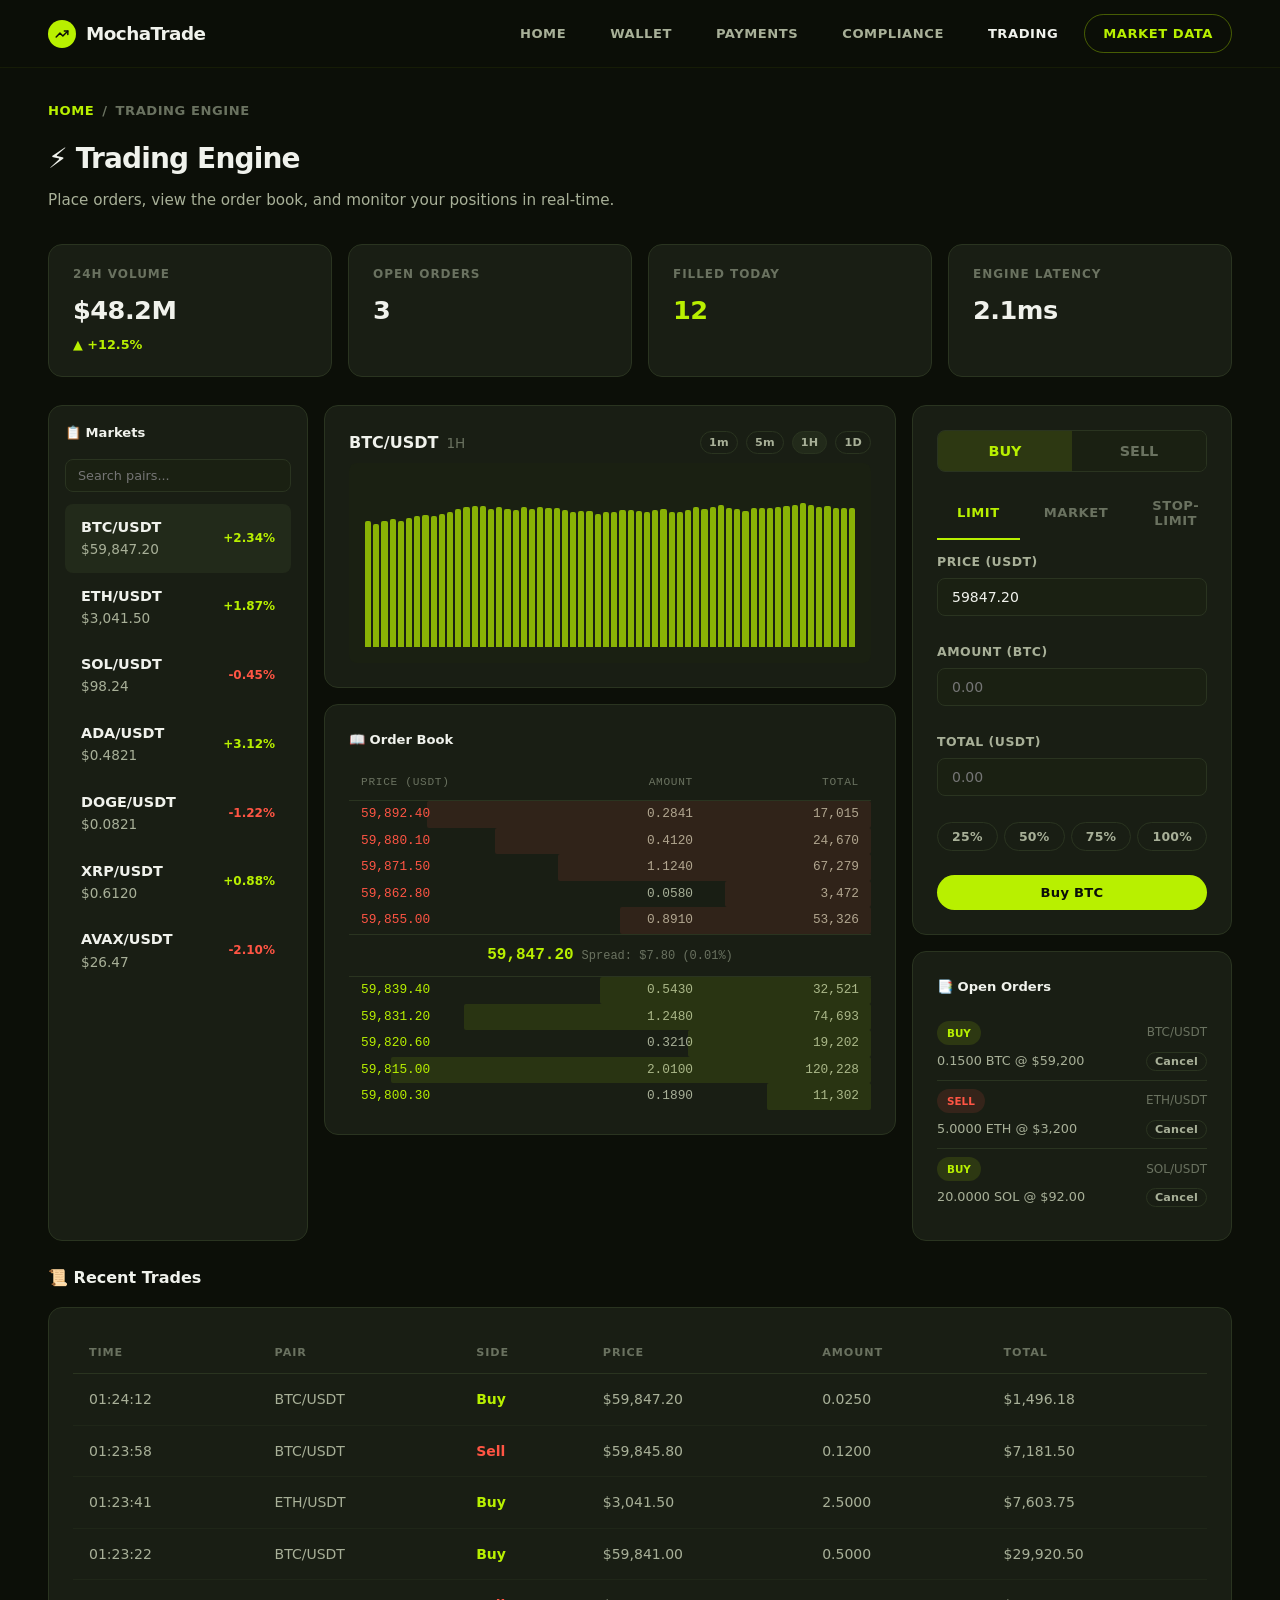
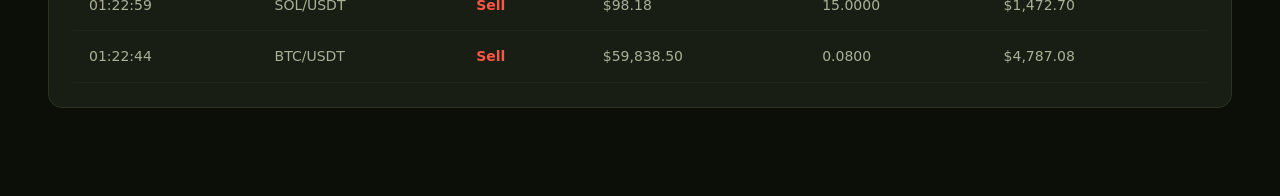
<file: trading-engine.html>
<!DOCTYPE html>
<html lang="en">
<head>
    <meta charset="UTF-8">
    <meta name="viewport" content="width=device-width, initial-scale=1.0">
    <title>MochaTrade — Trading Engine</title>
    <link rel="stylesheet" href="css/styles.css">
    <style>
        .trading-layout {
            display: grid; grid-template-columns: 260px 1fr 320px; gap: 16px;
        }
        .pair-selector {
            padding: 12px 16px; cursor: pointer; border-radius: var(--radius-sm);
            transition: var(--transition); display: flex; align-items: center; gap: 10px;
        }
        .pair-selector:hover, .pair-selector.active { background: var(--bg-card-hover); }
        .pair-selector .pair-name { font-weight: 700; font-size: 0.9rem; color: var(--text-primary); }
        .pair-selector .pair-price { font-size: 0.85rem; }
        .pair-selector .pair-change { font-size: 0.75rem; font-weight: 700; }
        .order-form-wrap { display: flex; flex-direction: column; gap: 16px; }
        .order-type-toggle {
            display: grid; grid-template-columns: 1fr 1fr;
            border-radius: var(--radius-sm); overflow: hidden; border: 1px solid var(--border);
        }
        .order-type-btn {
            padding: 12px; text-align: center; font-weight: 800; font-size: 0.9rem;
            cursor: pointer; border: none; font-family: inherit; transition: var(--transition);
            background: var(--bg-input); color: var(--text-muted);
        }
        .order-type-btn.buy-active { background: var(--accent-green-dim); color: var(--accent-green); }
        .order-type-btn.sell-active { background: var(--accent-red-dim); color: var(--accent-red); }
        .orderbook-wrapper { max-height: 400px; overflow-y: auto; }
        .mini-chart {
            width: 100%; height: 200px; background: var(--bg-input);
            border-radius: var(--radius-sm); display: flex;
            align-items: flex-end; padding: 16px; gap: 2px; overflow: hidden;
        }
        .mini-chart .bar { flex: 1; border-radius: 2px 2px 0 0; min-width: 3px; transition: height 0.3s; }
        @media (max-width: 1100px) {
            .trading-layout { grid-template-columns: 1fr 1fr; }
            .trading-layout > :first-child { grid-column: 1 / -1; }
        }
        @media (max-width: 768px) {
            .trading-layout { grid-template-columns: 1fr; }
        }
        .order-item {
            padding: 8px 0; border-bottom: 1px solid var(--border);
            font-size: 0.8rem; transition: opacity 0.25s, transform 0.25s;
        }
        .order-item:last-child { border-bottom: none; }
        .order-item.removing {
            opacity: 0; transform: translateX(20px);
        }
        .empty-orders {
            text-align: center; padding: 24px 0;
            color: var(--text-muted); font-size: 0.82rem;
        }
    </style>
</head>
<body>
    <nav class="nav">
        <a href="index.html" class="nav-brand">
            <div class="nav-brand-dot"><svg viewBox="0 0 24 24" fill="none" stroke="#0c0f08" stroke-width="2.5" stroke-linecap="round" stroke-linejoin="round"><polyline points="22 7 13.5 15.5 8.5 10.5 2 17"/><polyline points="16 7 22 7 22 13"/></svg></div>
            MochaTrade
        </a>
        <div class="nav-links" id="navLinks">
            <a href="index.html">Home</a>
            <a href="wallet.html">Wallet</a>
            <a href="payments.html">Payments</a>
            <a href="kyc.html">Compliance</a>
            <a href="trading-engine.html" class="active">Trading</a>
            <a href="market-data.html" class="nav-cta">Market Data</a>
        </div>
        <button class="nav-toggle" onclick="document.getElementById('navLinks').classList.toggle('open')">☰</button>
    </nav>

    <div class="page-header">
        <div class="breadcrumb"><a href="index.html">Home</a> <span>/</span> <span>Trading Engine</span></div>
        <h1>⚡ Trading Engine</h1>
        <p>Place orders, view the order book, and monitor your positions in real-time.</p>
    </div>

    <div class="main-content">
        <div class="stats-row">
            <div class="stat-card"><div class="stat-label">24h Volume</div><div class="stat-value">$48.2M</div><div class="stat-change up">▲ +12.5%</div></div>
            <div class="stat-card"><div class="stat-label">Open Orders</div><div class="stat-value">3</div></div>
            <div class="stat-card"><div class="stat-label">Filled Today</div><div class="stat-value text-green">12</div></div>
            <div class="stat-card"><div class="stat-label">Engine Latency</div><div class="stat-value">2.1ms</div></div>
        </div>

        <div class="trading-layout">
            <!-- Pairs -->
            <div class="card" style="padding:16px;">
                <div class="section-title" style="font-size:0.82rem;">📋 Markets</div>
                <input class="input" type="text" placeholder="Search pairs..." style="margin-bottom:12px; padding:8px 12px; font-size:0.8rem;" oninput="filterPairs(this.value)">
                <div id="pairList">
                    <div class="pair-selector active" onclick="selectPair(this,'BTC/USDT',59847.20,2.34)"><div style="flex:1;"><div class="pair-name">BTC/USDT</div><div class="pair-price">$59,847.20</div></div><div class="pair-change text-green">+2.34%</div></div>
                    <div class="pair-selector" onclick="selectPair(this,'ETH/USDT',3041.50,1.87)"><div style="flex:1;"><div class="pair-name">ETH/USDT</div><div class="pair-price">$3,041.50</div></div><div class="pair-change text-green">+1.87%</div></div>
                    <div class="pair-selector" onclick="selectPair(this,'SOL/USDT',98.24,-0.45)"><div style="flex:1;"><div class="pair-name">SOL/USDT</div><div class="pair-price">$98.24</div></div><div class="pair-change text-red">-0.45%</div></div>
                    <div class="pair-selector" onclick="selectPair(this,'ADA/USDT',0.4821,3.12)"><div style="flex:1;"><div class="pair-name">ADA/USDT</div><div class="pair-price">$0.4821</div></div><div class="pair-change text-green">+3.12%</div></div>
                    <div class="pair-selector" onclick="selectPair(this,'DOGE/USDT',0.0821,-1.22)"><div style="flex:1;"><div class="pair-name">DOGE/USDT</div><div class="pair-price">$0.0821</div></div><div class="pair-change text-red">-1.22%</div></div>
                    <div class="pair-selector" onclick="selectPair(this,'XRP/USDT',0.6120,0.88)"><div style="flex:1;"><div class="pair-name">XRP/USDT</div><div class="pair-price">$0.6120</div></div><div class="pair-change text-green">+0.88%</div></div>
                    <div class="pair-selector" onclick="selectPair(this,'AVAX/USDT',26.47,-2.10)"><div style="flex:1;"><div class="pair-name">AVAX/USDT</div><div class="pair-price">$26.47</div></div><div class="pair-change text-red">-2.10%</div></div>
                </div>
            </div>

            <!-- Chart + Orderbook -->
            <div>
                <div class="card mb-16">
                    <div class="flex-between mb-8">
                        <div><span class="fw-700" style="color:var(--text-primary);" id="chartPair">BTC/USDT</span><span class="text-sm text-muted" style="margin-left:8px;">1H</span></div>
                        <div class="btn-group">
                            <button class="btn btn-outline btn-sm" style="padding:4px 8px;font-size:0.7rem;">1m</button>
                            <button class="btn btn-outline btn-sm" style="padding:4px 8px;font-size:0.7rem;">5m</button>
                            <button class="btn btn-outline btn-sm" style="padding:4px 8px;font-size:0.7rem;background:var(--bg-card-hover);">1H</button>
                            <button class="btn btn-outline btn-sm" style="padding:4px 8px;font-size:0.7rem;">1D</button>
                        </div>
                    </div>
                    <div class="mini-chart" id="miniChart"></div>
                </div>
                <div class="card">
                    <div class="section-title" style="font-size:0.82rem;">📖 Order Book</div>
                    <div class="orderbook">
                        <div class="orderbook-row orderbook-header"><span>Price (USDT)</span><span style="text-align:right;">Amount</span><span style="text-align:right;">Total</span></div>
                        <div class="orderbook-wrapper" id="orderbook">
                            <div class="orderbook-row"><span class="ask-price">59,892.40</span><span style="text-align:right;">0.2841</span><span style="text-align:right;">17,015</span><div class="bg" style="width:85%;background:var(--accent-red);"></div></div>
                            <div class="orderbook-row"><span class="ask-price">59,880.10</span><span style="text-align:right;">0.4120</span><span style="text-align:right;">24,670</span><div class="bg" style="width:72%;background:var(--accent-red);"></div></div>
                            <div class="orderbook-row"><span class="ask-price">59,871.50</span><span style="text-align:right;">1.1240</span><span style="text-align:right;">67,279</span><div class="bg" style="width:60%;background:var(--accent-red);"></div></div>
                            <div class="orderbook-row"><span class="ask-price">59,862.80</span><span style="text-align:right;">0.0580</span><span style="text-align:right;">3,472</span><div class="bg" style="width:28%;background:var(--accent-red);"></div></div>
                            <div class="orderbook-row"><span class="ask-price">59,855.00</span><span style="text-align:right;">0.8910</span><span style="text-align:right;">53,326</span><div class="bg" style="width:48%;background:var(--accent-red);"></div></div>
                            <div class="spread-row"><span class="fw-700" id="spreadPrice" style="color:var(--green);font-size:1rem;">59,847.20</span><span style="margin-left:8px;">Spread: $7.80 (0.01%)</span></div>
                            <div class="orderbook-row"><span class="bid-price">59,839.40</span><span style="text-align:right;">0.5430</span><span style="text-align:right;">32,521</span><div class="bg" style="width:52%;background:var(--accent-green);"></div></div>
                            <div class="orderbook-row"><span class="bid-price">59,831.20</span><span style="text-align:right;">1.2480</span><span style="text-align:right;">74,693</span><div class="bg" style="width:78%;background:var(--accent-green);"></div></div>
                            <div class="orderbook-row"><span class="bid-price">59,820.60</span><span style="text-align:right;">0.3210</span><span style="text-align:right;">19,202</span><div class="bg" style="width:35%;background:var(--accent-green);"></div></div>
                            <div class="orderbook-row"><span class="bid-price">59,815.00</span><span style="text-align:right;">2.0100</span><span style="text-align:right;">120,228</span><div class="bg" style="width:92%;background:var(--accent-green);"></div></div>
                            <div class="orderbook-row"><span class="bid-price">59,800.30</span><span style="text-align:right;">0.1890</span><span style="text-align:right;">11,302</span><div class="bg" style="width:20%;background:var(--accent-green);"></div></div>
                        </div>
                    </div>
                </div>
            </div>

            <!-- Order Form -->
            <div>
                <div class="card mb-16">
                    <div class="order-type-toggle mb-16">
                        <button class="order-type-btn buy-active" id="buyBtn" onclick="setOrderType('buy')">BUY</button>
                        <button class="order-type-btn" id="sellBtn" onclick="setOrderType('sell')">SELL</button>
                    </div>
                    <div class="tabs" style="border:none;margin-bottom:12px;">
                        <button class="tab-btn active" onclick="setOrderMode('limit',this)">Limit</button>
                        <button class="tab-btn" onclick="setOrderMode('market',this)">Market</button>
                        <button class="tab-btn" onclick="setOrderMode('stop',this)">Stop-Limit</button>
                    </div>
                    <div class="order-form-wrap">
                        <div class="input-group" style="margin-bottom:10px;"><label>Price (USDT)</label><input class="input" id="orderPrice" type="number" value="59847.20" step="0.01"></div>
                        <div class="input-group" style="margin-bottom:10px;"><label>Amount (BTC)</label><input class="input" id="orderAmount" type="number" placeholder="0.00" step="0.0001" oninput="calcTotal()"></div>
                        <div class="input-group" style="margin-bottom:10px;"><label>Total (USDT)</label><input class="input" id="orderTotal" type="number" placeholder="0.00" readonly></div>
                        <div style="display:flex;gap:6px;">
                            <button class="btn btn-outline btn-sm" style="flex:1;justify-content:center;" onclick="setPercent(25)">25%</button>
                            <button class="btn btn-outline btn-sm" style="flex:1;justify-content:center;" onclick="setPercent(50)">50%</button>
                            <button class="btn btn-outline btn-sm" style="flex:1;justify-content:center;" onclick="setPercent(75)">75%</button>
                            <button class="btn btn-outline btn-sm" style="flex:1;justify-content:center;" onclick="setPercent(100)">100%</button>
                        </div>
                        <button class="btn btn-success" id="submitOrder" style="width:100%;justify-content:center;margin-top:8px;" onclick="placeOrder()">Buy BTC</button>
                    </div>
                </div>
                <div class="card">
                    <div class="section-title" style="font-size:0.82rem;">📑 Open Orders</div>
                    <div id="openOrders">
                        <div class="order-item">
                            <div class="flex-between"><span class="pill pill-green" style="font-size:0.65rem;">BUY</span><span class="text-muted text-xs">BTC/USDT</span></div>
                            <div class="flex-between" style="margin-top:6px;"><span>0.1500 BTC @ $59,200</span><button class="btn btn-outline" style="padding:2px 8px;font-size:0.7rem;" onclick="cancelOrder(this)">Cancel</button></div>
                        </div>
                        <div class="order-item">
                            <div class="flex-between"><span class="pill pill-red" style="font-size:0.65rem;">SELL</span><span class="text-muted text-xs">ETH/USDT</span></div>
                            <div class="flex-between" style="margin-top:6px;"><span>5.0000 ETH @ $3,200</span><button class="btn btn-outline" style="padding:2px 8px;font-size:0.7rem;" onclick="cancelOrder(this)">Cancel</button></div>
                        </div>
                        <div class="order-item">
                            <div class="flex-between"><span class="pill pill-green" style="font-size:0.65rem;">BUY</span><span class="text-muted text-xs">SOL/USDT</span></div>
                            <div class="flex-between" style="margin-top:6px;"><span>20.0000 SOL @ $92.00</span><button class="btn btn-outline" style="padding:2px 8px;font-size:0.7rem;" onclick="cancelOrder(this)">Cancel</button></div>
                        </div>
                    </div>
                </div>
            </div>
        </div>

        <div class="section mt-24">
            <div class="section-title">📜 Recent Trades</div>
            <div class="card">
                <div class="table-wrap">
                    <table>
                        <thead><tr><th>Time</th><th>Pair</th><th>Side</th><th>Price</th><th>Amount</th><th>Total</th></tr></thead>
                        <tbody id="recentTrades">
                            <tr><td>01:24:12</td><td>BTC/USDT</td><td class="text-green fw-700">Buy</td><td>$59,847.20</td><td>0.0250</td><td>$1,496.18</td></tr>
                            <tr><td>01:23:58</td><td>BTC/USDT</td><td class="text-red fw-700">Sell</td><td>$59,845.80</td><td>0.1200</td><td>$7,181.50</td></tr>
                            <tr><td>01:23:41</td><td>ETH/USDT</td><td class="text-green fw-700">Buy</td><td>$3,041.50</td><td>2.5000</td><td>$7,603.75</td></tr>
                            <tr><td>01:23:22</td><td>BTC/USDT</td><td class="text-green fw-700">Buy</td><td>$59,841.00</td><td>0.5000</td><td>$29,920.50</td></tr>
                            <tr><td>01:22:59</td><td>SOL/USDT</td><td class="text-red fw-700">Sell</td><td>$98.18</td><td>15.0000</td><td>$1,472.70</td></tr>
                            <tr><td>01:22:44</td><td>BTC/USDT</td><td class="text-red fw-700">Sell</td><td>$59,838.50</td><td>0.0800</td><td>$4,787.08</td></tr>
                        </tbody>
                    </table>
                </div>
            </div>
        </div>
    </div>

    <script>
        let currentSide = 'buy';
        const maxBalance = 10240;
        function generateChart() {
            const chart = document.getElementById('miniChart'); chart.innerHTML = '';
            let prev = 58000 + Math.random() * 3000;
            for (let i = 0; i < 60; i++) {
                prev += (Math.random() - 0.48) * 200;
                const bar = document.createElement('div');
                const height = Math.max(10, ((prev - 56000) / 6000) * 100);
                bar.className = 'bar';
                bar.style.height = height + '%';
                bar.style.background = prev > 59000 ? 'var(--accent-green)' : 'var(--accent-red)';
                bar.style.opacity = '0.7';
                chart.appendChild(bar);
            }
        }
        generateChart();
        function setOrderType(type) {
            currentSide = type;
            document.getElementById('buyBtn').className = 'order-type-btn' + (type==='buy' ? ' buy-active' : '');
            document.getElementById('sellBtn').className = 'order-type-btn' + (type==='sell' ? ' sell-active' : '');
            document.getElementById('submitOrder').className = type==='buy' ? 'btn btn-success' : 'btn btn-danger';
            document.getElementById('submitOrder').textContent = (type==='buy' ? 'Buy' : 'Sell') + ' BTC';
            document.getElementById('submitOrder').style.width = '100%';
            document.getElementById('submitOrder').style.justifyContent = 'center';
        }
        function setOrderMode(mode, btn) {
            document.querySelectorAll('.tab-btn').forEach(b => b.classList.remove('active'));
            btn.classList.add('active');
            const p = document.getElementById('orderPrice');
            if (mode==='market') { p.value='Market'; p.readOnly=true; } else { p.value='59847.20'; p.readOnly=false; }
        }
        function calcTotal() {
            const price = parseFloat(document.getElementById('orderPrice').value) || 0;
            const amount = parseFloat(document.getElementById('orderAmount').value) || 0;
            document.getElementById('orderTotal').value = (price * amount).toFixed(2);
        }
        function setPercent(pct) {
            const price = parseFloat(document.getElementById('orderPrice').value) || 59847.20;
            document.getElementById('orderAmount').value = ((maxBalance * (pct/100)) / price).toFixed(4);
            calcTotal();
        }
        function placeOrder() {
            const amount = document.getElementById('orderAmount').value;
            const price = document.getElementById('orderPrice').value;
            if (!amount || parseFloat(amount) <= 0) { alert('Enter an amount'); return; }

            const pair = document.getElementById('chartPair').textContent;
            const asset = pair.split('/')[0];
            const side = currentSide;
            const pillClass = side === 'buy' ? 'pill-green' : 'pill-red';
            const sideLabel = side.toUpperCase();
            const priceDisplay = isNaN(parseFloat(price))
                ? 'Market'
                : '$' + parseFloat(price).toLocaleString(undefined, {minimumFractionDigits: 2, maximumFractionDigits: 2});

            const orderEl = document.createElement('div');
            orderEl.className = 'order-item';
            orderEl.style.opacity = '0';
            orderEl.style.transform = 'translateX(-20px)';
            orderEl.innerHTML = `
                <div class="flex-between"><span class="pill ${pillClass}" style="font-size:0.65rem;">${sideLabel}</span><span class="text-muted text-xs">${pair}</span></div>
                <div class="flex-between" style="margin-top:6px;"><span>${parseFloat(amount).toFixed(4)} ${asset} @ ${priceDisplay}</span><button class="btn btn-outline" style="padding:2px 8px;font-size:0.7rem;" onclick="cancelOrder(this)">Cancel</button></div>
            `;

            const container = document.getElementById('openOrders');
            /* Remove empty state if present */
            const empty = container.querySelector('.empty-orders');
            if (empty) empty.remove();

            container.prepend(orderEl);

            /* Animate in */
            requestAnimationFrame(() => {
                orderEl.style.opacity = '1';
                orderEl.style.transform = 'translateX(0)';
            });

            /* Update Open Orders stat count */
            updateOrderCount();

            document.getElementById('orderAmount').value = '';
            document.getElementById('orderTotal').value = '';
        }
        function cancelOrder(btn) {
            const item = btn.closest('.order-item');
            if (!item) return;
            item.classList.add('removing');
            setTimeout(() => {
                item.remove();
                updateOrderCount();
                /* Show empty state if no orders left */
                const container = document.getElementById('openOrders');
                if (!container.querySelector('.order-item')) {
                    container.innerHTML = '<div class="empty-orders">No open orders</div>';
                }
            }, 250);
        }
        function updateOrderCount() {
            const count = document.querySelectorAll('#openOrders .order-item').length;
            /* Update the Open Orders stat card */
            const statCards = document.querySelectorAll('.stat-card .stat-value');
            if (statCards[1]) statCards[1].textContent = count;
        }
        function selectPair(el, pair, price, change) {
            document.querySelectorAll('.pair-selector').forEach(p => p.classList.remove('active'));
            el.classList.add('active');
            document.getElementById('chartPair').textContent = pair;
            document.getElementById('orderPrice').value = price.toFixed(2);
            document.getElementById('spreadPrice').textContent = price.toFixed(2);
            document.getElementById('submitOrder').textContent = (currentSide==='buy' ? 'Buy ' : 'Sell ') + pair.split('/')[0];
            generateChart();
        }
        function filterPairs(q) {
            document.querySelectorAll('.pair-selector').forEach(p => {
                p.style.display = p.querySelector('.pair-name').textContent.toLowerCase().includes(q.toLowerCase()) ? '' : 'none';
            });
        }
        setInterval(() => {
            document.querySelectorAll('.orderbook-row:not(.orderbook-header)').forEach(row => {
                const el = row.querySelector('.ask-price, .bid-price');
                if (el) { let v = parseFloat(el.textContent.replace(/,/g,'')); v += (Math.random()-0.5)*5; el.textContent = v.toFixed(2).replace(/\B(?=(\d{3})+(?!\d))/g,','); }
            });
        }, 3000);
    </script>
</body>
</html>
</file>
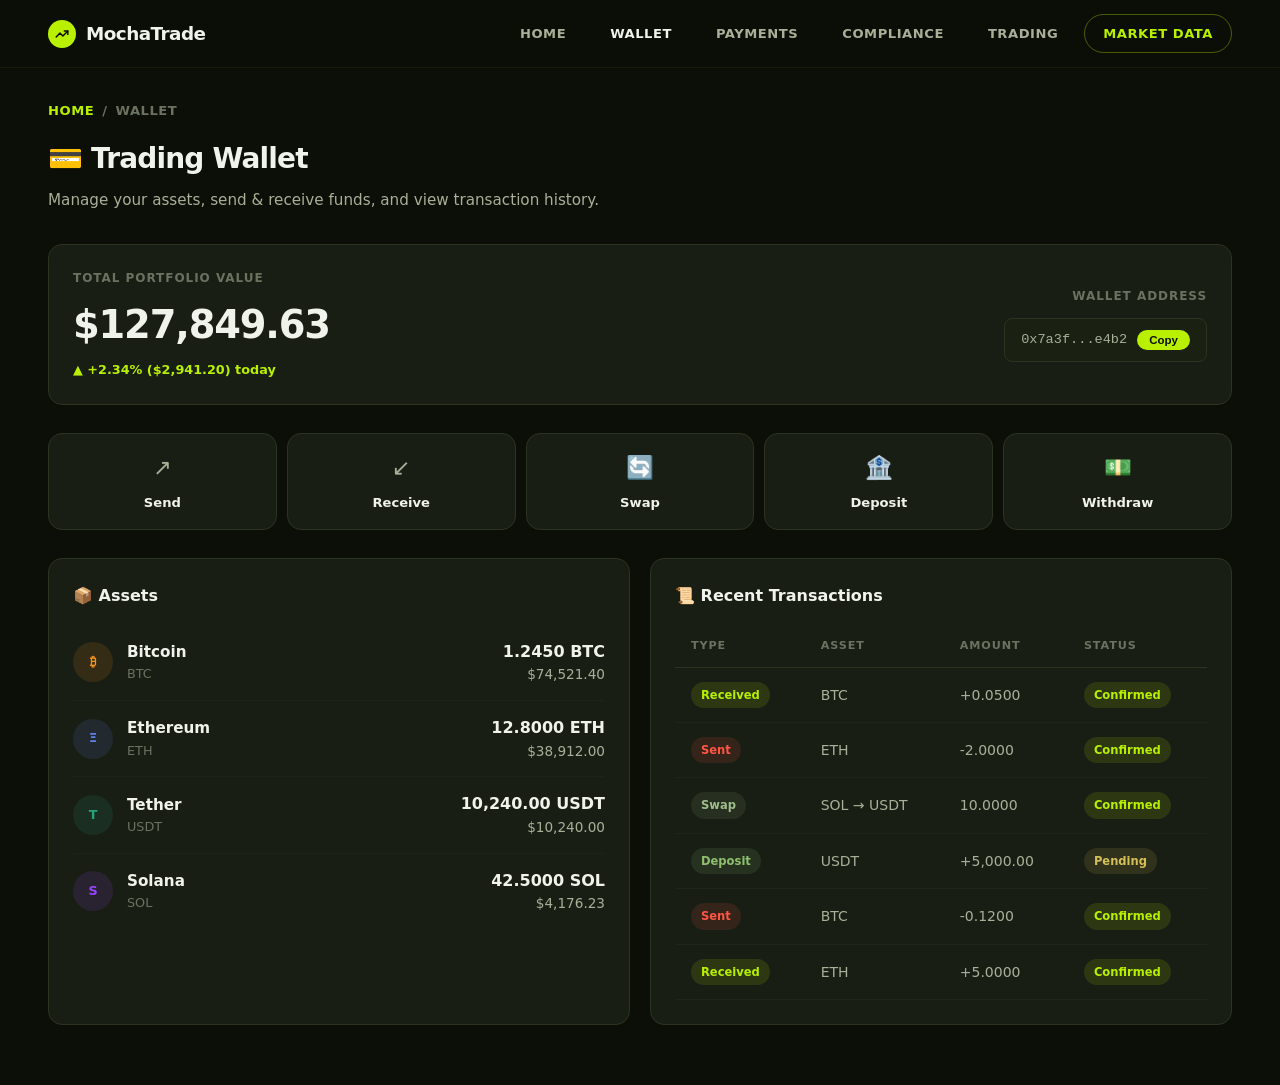
<file: wallet.html>
<!DOCTYPE html>
<html lang="en">
<head>
    <meta charset="UTF-8">
    <meta name="viewport" content="width=device-width, initial-scale=1.0">
    <title>MochaTrade — Wallet</title>
    <link rel="stylesheet" href="css/styles.css">
    <style>
        .wallet-actions { display: flex; gap: 10px; margin-bottom: 28px; flex-wrap: wrap; }
        .wallet-action-btn {
            flex: 1; min-width: 120px;
            padding: 16px; text-align: center;
            background: var(--bg-card); border: 1px solid var(--border);
            border-radius: var(--radius); cursor: pointer;
            transition: var(--transition);
        }
        .wallet-action-btn:hover { border-color: rgba(184,240,0,0.25); background: var(--bg-card-hover); }
        .wallet-action-btn .icon { font-size: 1.4rem; margin-bottom: 6px; }
        .wallet-action-btn .label { font-size: 0.82rem; font-weight: 700; color: var(--text-primary); }
        .total-balance { font-size: 2.4rem; font-weight: 800; letter-spacing: -0.03em; color: var(--text-primary); }
        .balance-card { margin-bottom: 28px; }
        .address-bar {
            display: flex; align-items: center; gap: 10px;
            padding: 10px 16px; background: var(--bg-input);
            border-radius: var(--radius-sm); font-family: monospace;
            font-size: 0.85rem; color: var(--text-secondary);
            margin-top: 12px; border: 1px solid var(--border);
        }
        .address-bar button {
            background: var(--green); color: #0c0f08; border: none;
            padding: 4px 12px; border-radius: 100px;
            cursor: pointer; font-size: 0.72rem; font-weight: 700;
            white-space: nowrap;
        }
        .modal-overlay {
            display: none; position: fixed; inset: 0; z-index: 200;
            background: rgba(0,0,0,0.6); backdrop-filter: blur(4px);
            place-items: center;
        }
        .modal-overlay.open { display: grid; }
        .modal {
            background: var(--bg-secondary); border: 1px solid var(--border);
            border-radius: var(--radius); padding: 32px; width: 90%; max-width: 440px;
        }
        .modal h2 { font-size: 1.2rem; margin-bottom: 20px; color: var(--text-primary); }
        .modal .close-btn {
            float: right; background: none; border: none;
            color: var(--text-muted); font-size: 1.3rem; cursor: pointer;
        }
    </style>
</head>
<body>
    <nav class="nav">
        <a href="index.html" class="nav-brand">
            <div class="nav-brand-dot"><svg viewBox="0 0 24 24" fill="none" stroke="#0c0f08" stroke-width="2.5" stroke-linecap="round" stroke-linejoin="round"><polyline points="22 7 13.5 15.5 8.5 10.5 2 17"/><polyline points="16 7 22 7 22 13"/></svg></div>
            MochaTrade
        </a>
        <div class="nav-links" id="navLinks">
            <a href="index.html">Home</a>
            <a href="wallet.html" class="active">Wallet</a>
            <a href="payments.html">Payments</a>
            <a href="kyc.html">Compliance</a>
            <a href="trading-engine.html">Trading</a>
            <a href="market-data.html" class="nav-cta">Market Data</a>
        </div>
        <button class="nav-toggle" onclick="document.getElementById('navLinks').classList.toggle('open')">☰</button>
    </nav>

    <div class="page-header">
        <div class="breadcrumb"><a href="index.html">Home</a> <span>/</span> <span>Wallet</span></div>
        <h1>💳 Trading Wallet</h1>
        <p>Manage your assets, send & receive funds, and view transaction history.</p>
    </div>

    <div class="main-content">
        <div class="card balance-card">
            <div class="flex-between" style="flex-wrap:wrap; gap:20px;">
                <div>
                    <div class="stat-label">Total Portfolio Value</div>
                    <div class="total-balance">$127,849.63</div>
                    <div class="stat-change up">▲ +2.34% ($2,941.20) today</div>
                </div>
                <div style="text-align: right;">
                    <div class="stat-label">Wallet Address</div>
                    <div class="address-bar">
                        <span>0x7a3f...e4b2</span>
                        <button onclick="copyAddress()">Copy</button>
                    </div>
                </div>
            </div>
        </div>

        <div class="wallet-actions">
            <div class="wallet-action-btn" onclick="openModal('send')">
                <div class="icon">↗️</div><div class="label">Send</div>
            </div>
            <div class="wallet-action-btn" onclick="openModal('receive')">
                <div class="icon">↙️</div><div class="label">Receive</div>
            </div>
            <div class="wallet-action-btn" onclick="openModal('swap')">
                <div class="icon">🔄</div><div class="label">Swap</div>
            </div>
            <div class="wallet-action-btn" onclick="openModal('deposit')">
                <div class="icon">🏦</div><div class="label">Deposit</div>
            </div>
            <div class="wallet-action-btn" onclick="openModal('withdraw')">
                <div class="icon">💵</div><div class="label">Withdraw</div>
            </div>
        </div>

        <div class="grid-2">
            <div class="card">
                <div class="section-title">📦 Assets</div>
                <div class="asset-row">
                    <div class="asset-icon" style="background:rgba(247,147,26,0.12); color:#f7931a;">₿</div>
                    <div class="asset-info"><div class="asset-name">Bitcoin</div><div class="asset-symbol">BTC</div></div>
                    <div class="asset-value"><div class="asset-amount">1.2450 BTC</div><div class="asset-usd">$74,521.40</div></div>
                </div>
                <div class="asset-row">
                    <div class="asset-icon" style="background:rgba(98,126,234,0.12); color:#627eea;">Ξ</div>
                    <div class="asset-info"><div class="asset-name">Ethereum</div><div class="asset-symbol">ETH</div></div>
                    <div class="asset-value"><div class="asset-amount">12.8000 ETH</div><div class="asset-usd">$38,912.00</div></div>
                </div>
                <div class="asset-row">
                    <div class="asset-icon" style="background:rgba(38,161,123,0.12); color:#26a17b;">T</div>
                    <div class="asset-info"><div class="asset-name">Tether</div><div class="asset-symbol">USDT</div></div>
                    <div class="asset-value"><div class="asset-amount">10,240.00 USDT</div><div class="asset-usd">$10,240.00</div></div>
                </div>
                <div class="asset-row">
                    <div class="asset-icon" style="background:rgba(153,69,255,0.12); color:#9945ff;">S</div>
                    <div class="asset-info"><div class="asset-name">Solana</div><div class="asset-symbol">SOL</div></div>
                    <div class="asset-value"><div class="asset-amount">42.5000 SOL</div><div class="asset-usd">$4,176.23</div></div>
                </div>
            </div>

            <div class="card">
                <div class="section-title">📜 Recent Transactions</div>
                <div class="table-wrap">
                    <table>
                        <thead><tr><th>Type</th><th>Asset</th><th>Amount</th><th>Status</th></tr></thead>
                        <tbody>
                            <tr><td><span class="pill pill-green">Received</span></td><td>BTC</td><td>+0.0500</td><td><span class="pill pill-green">Confirmed</span></td></tr>
                            <tr><td><span class="pill pill-red">Sent</span></td><td>ETH</td><td>-2.0000</td><td><span class="pill pill-green">Confirmed</span></td></tr>
                            <tr><td><span class="pill pill-blue">Swap</span></td><td>SOL → USDT</td><td>10.0000</td><td><span class="pill pill-green">Confirmed</span></td></tr>
                            <tr><td><span class="pill pill-purple">Deposit</span></td><td>USDT</td><td>+5,000.00</td><td><span class="pill pill-yellow">Pending</span></td></tr>
                            <tr><td><span class="pill pill-red">Sent</span></td><td>BTC</td><td>-0.1200</td><td><span class="pill pill-green">Confirmed</span></td></tr>
                            <tr><td><span class="pill pill-green">Received</span></td><td>ETH</td><td>+5.0000</td><td><span class="pill pill-green">Confirmed</span></td></tr>
                        </tbody>
                    </table>
                </div>
            </div>
        </div>
    </div>

    <!-- Send Modal -->
    <div class="modal-overlay" id="modal-send">
        <div class="modal">
            <button class="close-btn" onclick="closeModals()">✕</button>
            <h2>↗️ Send Funds</h2>
            <div class="input-group"><label>Asset</label><select><option>BTC — Bitcoin</option><option>ETH — Ethereum</option><option>USDT — Tether</option><option>SOL — Solana</option></select></div>
            <div class="input-group"><label>Recipient Address</label><input class="input" type="text" placeholder="0x... or ENS name"></div>
            <div class="input-group"><label>Amount</label><input class="input" type="number" placeholder="0.00" step="0.0001"></div>
            <div class="input-group"><label>Network Fee</label><select><option>Standard — ~15 min ($2.40)</option><option>Fast — ~5 min ($5.80)</option><option>Instant — ~1 min ($12.00)</option></select></div>
            <button class="btn btn-primary" style="width:100%; justify-content:center; margin-top:8px;" onclick="alert('Transaction submitted!'); closeModals();">Confirm Send</button>
        </div>
    </div>
    <!-- Receive Modal -->
    <div class="modal-overlay" id="modal-receive">
        <div class="modal">
            <button class="close-btn" onclick="closeModals()">✕</button>
            <h2>↙️ Receive Funds</h2>
            <div class="input-group"><label>Select Asset</label><select><option>BTC — Bitcoin</option><option>ETH — Ethereum</option><option>USDT — Tether</option><option>SOL — Solana</option></select></div>
            <div style="text-align:center; margin:20px 0;"><div style="width:160px;height:160px;margin:0 auto;background:var(--bg-input);border-radius:12px;display:grid;place-items:center;font-size:0.85rem;color:var(--text-muted);border:1px solid var(--border);">[ QR Code ]</div></div>
            <div class="address-bar" style="margin-top:0;"><span style="flex:1; overflow:hidden; text-overflow:ellipsis;">0x7a3f8B92c1D4e5F6a7B8c9D0e1F2a3B4c5D6e4b2</span><button onclick="alert('Address copied!')">Copy</button></div>
        </div>
    </div>
    <!-- Swap Modal -->
    <div class="modal-overlay" id="modal-swap">
        <div class="modal">
            <button class="close-btn" onclick="closeModals()">✕</button>
            <h2>🔄 Swap Assets</h2>
            <div class="input-group"><label>From</label><div style="display:flex; gap:8px;"><select style="width:40%;"><option>BTC</option><option>ETH</option><option>USDT</option><option>SOL</option></select><input class="input" type="number" placeholder="0.00" style="width:60%;"></div></div>
            <div style="text-align:center; margin:12px 0; color:var(--text-muted); font-size:1.2rem;">⇅</div>
            <div class="input-group"><label>To</label><div style="display:flex; gap:8px;"><select style="width:40%;"><option>USDT</option><option>ETH</option><option>BTC</option><option>SOL</option></select><input class="input" type="number" placeholder="≈ 0.00" style="width:60%;" readonly></div></div>
            <div style="font-size:0.8rem; color:var(--text-muted); margin:8px 0;">Rate: 1 BTC ≈ 59,857.00 USDT · Fee: 0.1%</div>
            <button class="btn btn-success" style="width:100%; justify-content:center; margin-top:8px;" onclick="alert('Swap executed!'); closeModals();">Swap Now</button>
        </div>
    </div>
    <!-- Deposit Modal -->
    <div class="modal-overlay" id="modal-deposit">
        <div class="modal">
            <button class="close-btn" onclick="closeModals()">✕</button>
            <h2>🏦 Deposit Funds</h2>
            <div class="input-group"><label>Payment Method</label><select><option>Bank Transfer (ACH)</option><option>Wire Transfer</option><option>Credit/Debit Card</option></select></div>
            <div class="input-group"><label>Currency</label><select><option>USD</option><option>EUR</option><option>GBP</option></select></div>
            <div class="input-group"><label>Amount</label><input class="input" type="number" placeholder="1,000.00"></div>
            <div style="font-size:0.8rem; color:var(--text-muted); margin-bottom:12px;">Processing time: 1-3 business days · No deposit fee</div>
            <button class="btn btn-primary" style="width:100%; justify-content:center;" onclick="alert('Deposit initiated!'); closeModals();">Deposit</button>
        </div>
    </div>
    <!-- Withdraw Modal -->
    <div class="modal-overlay" id="modal-withdraw">
        <div class="modal">
            <button class="close-btn" onclick="closeModals()">✕</button>
            <h2>💵 Withdraw Funds</h2>
            <div class="input-group"><label>Withdraw To</label><select><option>Bank Account (****4521)</option><option>PayPal (john@example.com)</option></select></div>
            <div class="input-group"><label>Currency</label><select><option>USD</option><option>EUR</option><option>GBP</option></select></div>
            <div class="input-group"><label>Amount</label><input class="input" type="number" placeholder="500.00"></div>
            <div style="font-size:0.8rem; color:var(--text-muted); margin-bottom:12px;">Available: $10,240.00 · Min: $50.00</div>
            <button class="btn btn-danger" style="width:100%; justify-content:center;" onclick="alert('Withdrawal submitted!'); closeModals();">Withdraw</button>
        </div>
    </div>

    <script>
        function openModal(t) { closeModals(); document.getElementById('modal-'+t).classList.add('open'); }
        function closeModals() { document.querySelectorAll('.modal-overlay').forEach(m => m.classList.remove('open')); }
        document.querySelectorAll('.modal-overlay').forEach(m => { m.addEventListener('click', e => { if(e.target===m) closeModals(); }); });
        function copyAddress() { navigator.clipboard.writeText('0x7a3f8B92c1D4e5F6a7B8c9D0e1F2a3B4c5D6e4b2'); alert('Address copied!'); }
        document.addEventListener('keydown', e => { if(e.key==='Escape') closeModals(); });
    </script>
</body>
</html>
</file>
<file: css/styles.css>
/* ── MochaTrade Design System — Green Theme ── */

:root {
    --bg-primary: #0c0f08;
    --bg-secondary: #111410;
    --bg-card: #191e14;
    --bg-card-hover: #222a1a;
    --bg-input: #1a2012;
    --border: #2a3420;
    --border-dashed: #3a4a30;
    --text-primary: #f0f2ec;
    --text-secondary: #a8b098;
    --text-muted: #6a7260;
    --green: #b8f000;
    --green-dim: rgba(184, 240, 0, 0.12);
    --green-glow: rgba(184, 240, 0, 0.25);
    --accent-green: #b8f000;
    --accent-green-dim: rgba(184, 240, 0, 0.12);
    --accent-red: #ff5544;
    --accent-red-dim: rgba(255, 85, 68, 0.12);
    --accent-yellow: #d4c057;
    --accent-yellow-dim: rgba(212, 192, 87, 0.12);
    --accent-blue: #a0be8c;
    --accent-blue-dim: rgba(160, 190, 140, 0.1);
    --accent-purple: #8fbf6f;
    --accent-purple-dim: rgba(143, 191, 111, 0.12);
    --accent-cyan: #8fbf6f;
    --shadow: 0 4px 32px rgba(0, 0, 0, 0.4);
    --shadow-sm: 0 2px 12px rgba(0, 0, 0, 0.3);
    --radius: 14px;
    --radius-sm: 8px;
    --radius-xs: 6px;
    --transition: 0.25s cubic-bezier(0.4, 0, 0.2, 1);
}

*, *::before, *::after { margin: 0; padding: 0; box-sizing: border-box; }

body {
    font-family: 'Segoe UI', system-ui, -apple-system, sans-serif;
    background: var(--bg-primary);
    color: var(--text-secondary);
    min-height: 100vh;
    line-height: 1.6;
    overflow-x: hidden;
}

a { color: inherit; text-decoration: none; }
img { max-width: 100%; }

/* ── Scrollbar ── */
::-webkit-scrollbar { width: 6px; height: 6px; }
::-webkit-scrollbar-track { background: var(--bg-primary); }
::-webkit-scrollbar-thumb { background: var(--border); border-radius: 3px; }

/* ── Navigation ── */
.nav {
    position: fixed; top: 0; left: 0; right: 0; z-index: 100;
    display: flex; align-items: center; justify-content: space-between;
    padding: 0 48px; height: 68px;
    background: rgba(12, 15, 8, 0.7);
    backdrop-filter: blur(20px);
    border-bottom: 1px solid rgba(184, 240, 0, 0.06);
}
.nav-brand {
    display: flex; align-items: center; gap: 10px;
    font-weight: 800; font-size: 1.15rem; color: var(--text-primary);
    letter-spacing: -0.03em; text-decoration: none;
}
.nav-brand-dot {
    width: 28px; height: 28px; border-radius: 50%;
    background: var(--green);
    display: grid; place-items: center;
}
.nav-brand-dot svg { width: 14px; height: 14px; }
.nav-links { display: flex; align-items: center; gap: 8px; }
.nav-links a {
    padding: 8px 18px; border-radius: 100px;
    font-size: 0.82rem; font-weight: 600; color: var(--text-secondary);
    text-decoration: none; letter-spacing: 0.04em;
    text-transform: uppercase; transition: 0.2s;
}
.nav-links a:hover { color: var(--text-primary); }
.nav-links a.active { color: var(--text-primary); }
.nav-cta {
    border: 1.5px solid rgba(184, 240, 0, 0.35) !important;
    color: var(--green) !important;
}
.nav-cta:hover { background: var(--green-dim) !important; }
.nav-toggle {
    display: none; background: none; border: none;
    color: var(--text-primary); font-size: 1.5rem; cursor: pointer;
}

/* ── Page Header ── */
.page-header {
    padding: 100px 48px 32px;
    max-width: 1400px; margin: 0 auto;
}
.page-header h1 {
    font-size: 1.75rem; font-weight: 800; letter-spacing: -0.03em;
    margin-bottom: 6px; color: var(--text-primary);
}
.page-header p { color: var(--text-secondary); font-size: 0.95rem; }
.breadcrumb {
    display: flex; align-items: center; gap: 8px;
    margin-bottom: 16px; font-size: 0.82rem; color: var(--text-muted);
    text-transform: uppercase; letter-spacing: 0.04em; font-weight: 600;
}
.breadcrumb a { color: var(--green); }
.breadcrumb a:hover { text-decoration: underline; }

/* ── Main Content ── */
.main-content {
    max-width: 1400px; margin: 0 auto; padding: 0 48px 60px;
}

/* ── Section / Card ── */
.section { margin-bottom: 28px; }
.section-title {
    font-size: 1rem; font-weight: 700; margin-bottom: 16px;
    display: flex; align-items: center; gap: 8px;
    color: var(--text-primary);
}
.card {
    background: var(--bg-card);
    border: 1px solid var(--border);
    border-radius: var(--radius);
    padding: 24px; transition: var(--transition);
}
.card:hover { border-color: rgba(184, 240, 0, 0.12); }

/* ── Stats Row ── */
.stats-row {
    display: grid;
    grid-template-columns: repeat(auto-fit, minmax(200px, 1fr));
    gap: 16px; margin-bottom: 28px;
}
.stat-card {
    background: var(--bg-card);
    border: 1px solid var(--border);
    border-radius: var(--radius);
    padding: 20px 24px;
}
.stat-label {
    font-size: 0.75rem; color: var(--text-muted);
    text-transform: uppercase; letter-spacing: 0.08em;
    font-weight: 600; margin-bottom: 6px;
}
.stat-value { font-size: 1.6rem; font-weight: 800; letter-spacing: -0.02em; color: var(--text-primary); }
.stat-change { font-size: 0.8rem; font-weight: 600; margin-top: 4px; }
.stat-change.up { color: var(--accent-green); }
.stat-change.down { color: var(--accent-red); }

/* ── Tables ── */
.table-wrap { overflow-x: auto; }
table { width: 100%; border-collapse: collapse; font-size: 0.875rem; }
thead th {
    text-align: left; padding: 12px 16px;
    font-size: 0.7rem; font-weight: 700;
    text-transform: uppercase; letter-spacing: 0.08em;
    color: var(--text-muted);
    border-bottom: 1px solid var(--border);
}
tbody td {
    padding: 14px 16px;
    border-bottom: 1px solid rgba(42, 52, 32, 0.4);
    vertical-align: middle;
}
tbody tr { transition: var(--transition); }
tbody tr:hover { background: rgba(34, 42, 26, 0.5); }

/* ── Badges / Pills ── */
.pill {
    display: inline-flex; align-items: center; gap: 4px;
    padding: 4px 10px; border-radius: 100px;
    font-size: 0.72rem; font-weight: 700;
}
.pill-green { background: var(--accent-green-dim); color: var(--accent-green); }
.pill-red { background: var(--accent-red-dim); color: var(--accent-red); }
.pill-blue { background: var(--accent-blue-dim); color: var(--accent-blue); }
.pill-yellow { background: var(--accent-yellow-dim); color: var(--accent-yellow); }
.pill-purple { background: var(--accent-purple-dim); color: var(--accent-purple); }

/* ── Buttons ── */
.btn {
    display: inline-flex; align-items: center; gap: 8px;
    padding: 10px 20px; border-radius: 100px;
    font-size: 0.82rem; font-weight: 700;
    border: none; cursor: pointer; transition: var(--transition);
    font-family: inherit; letter-spacing: 0.02em;
}
.btn-primary { background: var(--accent-green); color: #0c0f08; }
.btn-primary:hover { filter: brightness(1.1); box-shadow: 0 0 20px var(--green-glow); }
.btn-success { background: var(--accent-green); color: #0c0f08; }
.btn-success:hover { filter: brightness(1.1); }
.btn-danger { background: var(--accent-red); color: #fff; }
.btn-danger:hover { filter: brightness(1.1); }
.btn-outline {
    background: transparent; color: var(--text-secondary);
    border: 1.5px solid var(--border);
}
.btn-outline:hover { border-color: rgba(184, 240, 0, 0.3); color: var(--text-primary); }
.btn-sm { padding: 6px 14px; font-size: 0.78rem; }
.btn-group { display: flex; gap: 8px; flex-wrap: wrap; }

/* ── Inputs ── */
.input-group { margin-bottom: 16px; }
.input-group label {
    display: block; margin-bottom: 6px;
    font-size: 0.78rem; font-weight: 700; color: var(--text-secondary);
    text-transform: uppercase; letter-spacing: 0.04em;
}
.input, select, textarea {
    width: 100%; padding: 10px 14px;
    background: var(--bg-input); color: var(--text-primary);
    border: 1px solid var(--border); border-radius: var(--radius-sm);
    font-size: 0.875rem; font-family: inherit;
    transition: var(--transition); outline: none;
}
.input:focus, select:focus, textarea:focus {
    border-color: var(--green);
    box-shadow: 0 0 0 3px rgba(184, 240, 0, 0.1);
}

/* ── Tabs ── */
.tabs {
    display: flex; gap: 4px; margin-bottom: 24px;
    border-bottom: 1px solid var(--border);
}
.tab-btn {
    padding: 10px 20px;
    background: none; border: none; border-bottom: 2px solid transparent;
    color: var(--text-muted); font-size: 0.82rem; font-weight: 700;
    cursor: pointer; transition: var(--transition); font-family: inherit;
    text-transform: uppercase; letter-spacing: 0.04em;
}
.tab-btn:hover { color: var(--text-secondary); }
.tab-btn.active { color: var(--green); border-bottom-color: var(--green); }

/* ── Progress Bar ── */
.progress-bar {
    width: 100%; height: 8px;
    background: var(--bg-input); border-radius: 4px; overflow: hidden;
}
.progress-fill { height: 100%; border-radius: 4px; transition: width 0.5s ease; }

/* ── Grid Layouts ── */
.grid-2 { display: grid; grid-template-columns: 1fr 1fr; gap: 20px; }
.grid-3 { display: grid; grid-template-columns: 1fr 1fr 1fr; gap: 20px; }

/* ── Flex utilities ── */
.flex { display: flex; }
.flex-between { display: flex; justify-content: space-between; align-items: center; }
.flex-center { display: flex; align-items: center; gap: 8px; }
.gap-8 { gap: 8px; }
.gap-12 { gap: 12px; }
.gap-16 { gap: 16px; }
.mt-16 { margin-top: 16px; }
.mt-24 { margin-top: 24px; }
.mb-8 { margin-bottom: 8px; }
.mb-16 { margin-bottom: 16px; }

/* ── Color utilities ── */
.text-green { color: var(--accent-green); }
.text-red { color: var(--accent-red); }
.text-blue { color: var(--accent-blue); }
.text-muted { color: var(--text-muted); }
.text-secondary { color: var(--text-secondary); }
.text-sm { font-size: 0.85rem; }
.text-xs { font-size: 0.75rem; }
.fw-600 { font-weight: 600; }
.fw-700 { font-weight: 700; }

/* ── Chart Container ── */
.chart-container { position: relative; width: 100%; height: 350px; padding: 16px; }

/* ── Asset row ── */
.asset-row {
    display: flex; align-items: center; gap: 14px;
    padding: 14px 0;
    border-bottom: 1px solid rgba(42, 52, 32, 0.3);
}
.asset-row:last-child { border-bottom: none; }
.asset-icon {
    width: 40px; height: 40px; border-radius: 50%;
    display: grid; place-items: center; font-weight: 700; font-size: 0.8rem;
}
.asset-info { flex: 1; }
.asset-name { font-weight: 700; font-size: 0.95rem; color: var(--text-primary); }
.asset-symbol { color: var(--text-muted); font-size: 0.8rem; }
.asset-value { text-align: right; }
.asset-amount { font-weight: 700; color: var(--text-primary); }
.asset-usd { color: var(--text-secondary); font-size: 0.85rem; }

/* ── Order Book ── */
.orderbook { font-family: 'Cascadia Code', 'Fira Code', monospace; font-size: 0.8rem; }
.orderbook-row {
    display: grid; grid-template-columns: 1fr 1fr 1fr;
    padding: 3px 12px; position: relative;
}
.orderbook-row .bg {
    position: absolute; top: 0; right: 0; bottom: 0;
    opacity: 0.1; border-radius: 2px;
}
.orderbook-header {
    color: var(--text-muted); font-size: 0.7rem;
    text-transform: uppercase; letter-spacing: 0.06em;
    padding: 8px 12px; border-bottom: 1px solid var(--border);
}
.ask-price { color: var(--accent-red); }
.bid-price { color: var(--accent-green); }
.spread-row {
    padding: 8px 12px; text-align: center;
    color: var(--text-muted); font-size: 0.75rem;
    border-top: 1px solid var(--border);
    border-bottom: 1px solid var(--border);
}

/* ── Ticker Strip ── */
.ticker-strip {
    display: flex; gap: 16px; overflow-x: auto;
    padding: 16px 0; margin-bottom: 24px;
}
.ticker-item {
    display: flex; align-items: center; gap: 12px;
    padding: 12px 20px;
    background: var(--bg-card); border: 1px solid var(--border);
    border-radius: var(--radius-sm);
    white-space: nowrap; min-width: 200px; flex-shrink: 0;
}
.ticker-symbol { font-weight: 800; font-size: 0.95rem; color: var(--text-primary); }
.ticker-price { font-weight: 700; color: var(--text-primary); }
.ticker-change { font-size: 0.8rem; font-weight: 700; }

/* ── Step List (KYC) ── */
.step-list { display: flex; flex-direction: column; gap: 12px; }
.step-item {
    display: flex; align-items: center; gap: 16px;
    padding: 16px; border-radius: var(--radius-sm);
    background: var(--bg-input);
}
.step-number {
    width: 36px; height: 36px; border-radius: 50%;
    display: grid; place-items: center;
    font-weight: 700; font-size: 0.85rem; flex-shrink: 0;
}
.step-done { background: var(--accent-green-dim); color: var(--accent-green); }
.step-active { background: rgba(184, 240, 0, 0.08); color: var(--green); }
.step-pending { background: rgba(106, 114, 96, 0.15); color: var(--text-muted); }
.step-content h4 { font-size: 0.9rem; margin-bottom: 2px; color: var(--text-primary); }
.step-content p { font-size: 0.8rem; color: var(--text-secondary); }

/* ── Partner Card ── */
.partner-card {
    padding: 24px; background: var(--bg-card);
    border: 1px solid var(--border); border-radius: var(--radius);
    transition: var(--transition);
}
.partner-card:hover { border-color: rgba(184, 240, 0, 0.15); }
.partner-logo {
    width: 48px; height: 48px; border-radius: 12px;
    display: grid; place-items: center;
    font-weight: 700; font-size: 0.75rem; margin-bottom: 14px;
}
.partner-name { font-weight: 700; margin-bottom: 4px; color: var(--text-primary); }
.partner-desc { color: var(--text-secondary); font-size: 0.85rem; margin-bottom: 12px; }

/* ── Responsive ── */
@media (max-width: 1024px) {
    .grid-2, .grid-3 { grid-template-columns: 1fr; }
    .nav { padding: 0 24px; }
    .page-header, .main-content { padding-left: 24px; padding-right: 24px; }
}
@media (max-width: 768px) {
    .nav-links { display: none; }
    .nav-links.open {
        display: flex; flex-direction: column;
        position: absolute; top: 68px; left: 0; right: 0;
        background: rgba(12, 15, 8, 0.95);
        backdrop-filter: blur(20px);
        padding: 20px; gap: 4px;
        border-bottom: 1px solid rgba(184, 240, 0, 0.08);
    }
    .nav-toggle { display: block; }
    .stats-row { grid-template-columns: repeat(2, 1fr); }
    .page-header h1 { font-size: 1.4rem; }
    .chart-container { height: 260px; }
    .page-header { padding: 90px 20px 24px; }
    .main-content { padding: 0 20px 40px; }
}
@media (max-width: 480px) {
    .nav { padding: 0 14px; height: 60px; }
    .page-header { padding: 80px 14px 20px; }
    .main-content { padding: 0 14px 40px; }
    .stats-row { grid-template-columns: 1fr; }
    .stat-value { font-size: 1.3rem; }
    .btn-group { flex-direction: column; }
    .tabs { overflow-x: auto; }
}

/* ── Animations ── */
@keyframes fadeUp {
    from { opacity: 0; transform: translateY(16px); }
    to { opacity: 1; transform: translateY(0); }
}
.animate-in { animation: fadeUp 0.4s ease forwards; }
</file>
